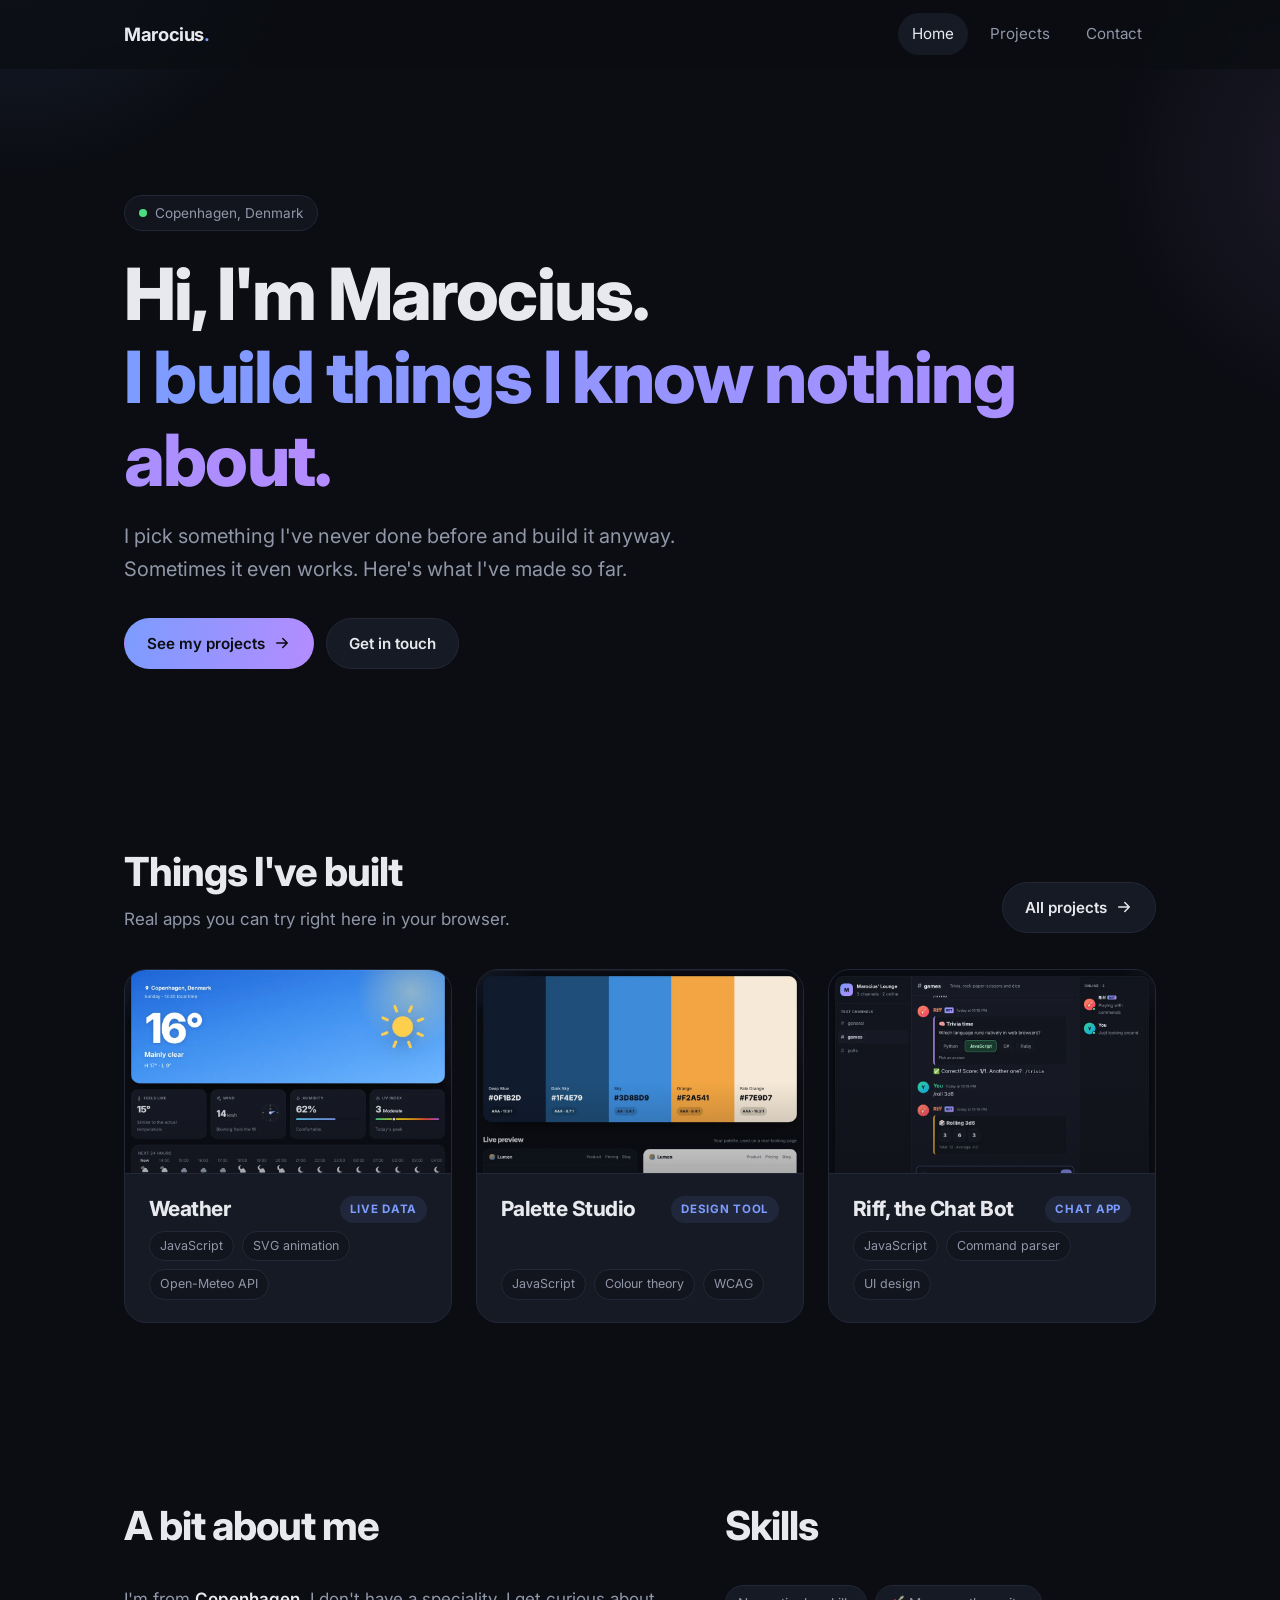
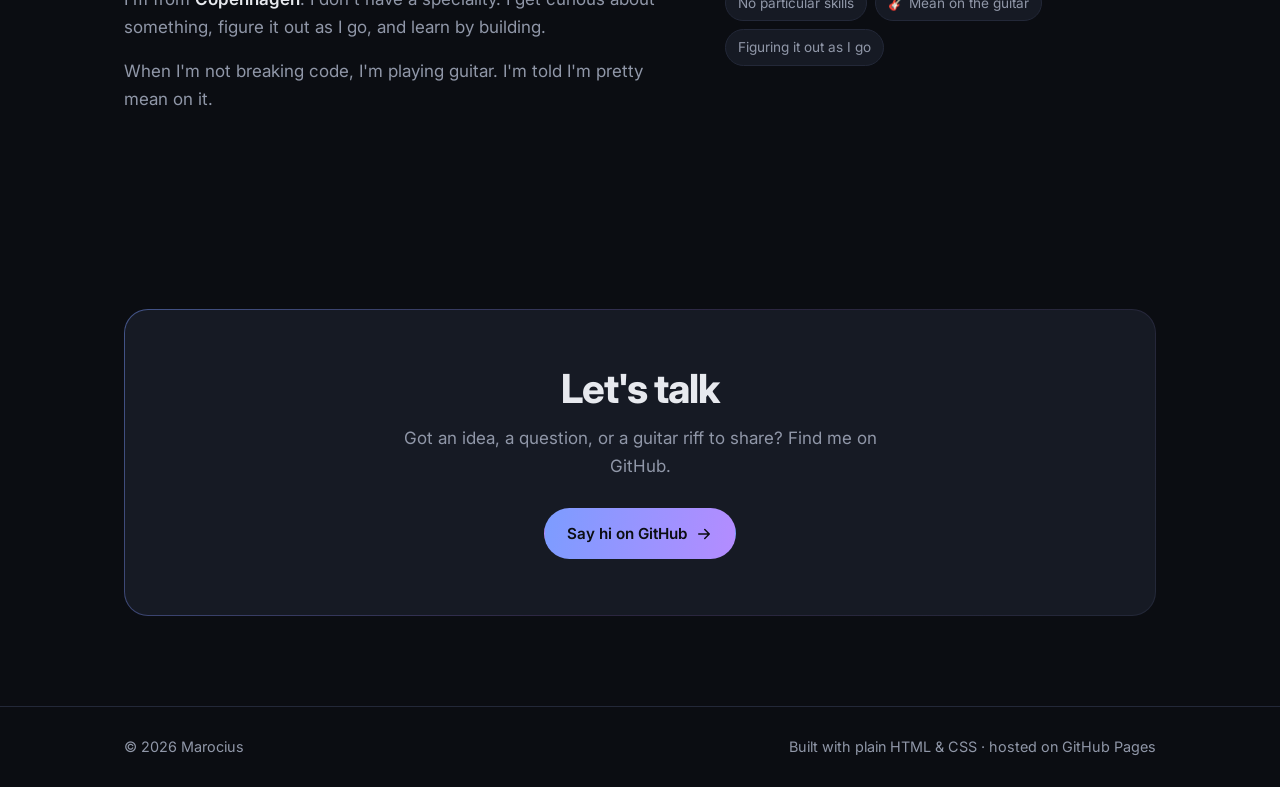
<file: index.html>
<!doctype html>
<html lang="en" class="no-js">
<head>
  <meta charset="utf-8">
  <meta name="viewport" content="width=device-width, initial-scale=1">
  <title>Marocius</title>
  <meta name="description" content="Marocius from Copenhagen. I build things I know nothing about.">
  <meta name="theme-color" content="#0b0d12">
  <link rel="icon" href="data:image/svg+xml,<svg xmlns='http://www.w3.org/2000/svg' viewBox='0 0 100 100'><rect width='100' height='100' rx='24' fill='%237c9cff'/><text x='50' y='68' font-size='56' font-family='sans-serif' font-weight='700' text-anchor='middle' fill='%230b0d12'>M</text></svg>">
  <link rel="preconnect" href="https://fonts.googleapis.com">
  <link rel="preconnect" href="https://fonts.gstatic.com" crossorigin>
  <link href="https://fonts.googleapis.com/css2?family=Inter:wght@400;500;600;700;800&display=swap" rel="stylesheet">
  <link rel="stylesheet" href="assets/styles.css">
</head>
<body>
  <header class="site-header">
    <nav class="container nav" aria-label="Main">
      <a href="./" class="logo">Marocius<span>.</span></a>
      <button class="nav-toggle" aria-label="Open menu" aria-expanded="false" aria-controls="nav-links">
        <span></span><span></span><span></span>
      </button>
      <ul class="nav-links" id="nav-links">
        <li><a href="./" aria-current="page">Home</a></li>
        <li><a href="projects.html">Projects</a></li>
        <li><a href="./#contact">Contact</a></li>
      </ul>
    </nav>
  </header>

  <main>
    <!-- ===== Intro ===== -->
    <section class="hero">
      <div class="container">
        <span class="eyebrow reveal"><span class="dot"></span> Copenhagen, Denmark</span>
        <h1 class="reveal" style="--delay:80ms">Hi, I'm Marocius.<br><span class="gradient-text">I build things I know nothing about.</span></h1>
        <p class="lead reveal" style="--delay:160ms">
          I pick something I've never done before and build it anyway. Sometimes it even works.
          Here's what I've made so far.
        </p>
        <div class="actions reveal" style="--delay:240ms">
          <a href="projects.html" class="btn btn-primary">See my projects <svg class="arrow" viewBox="0 0 24 24" fill="none" stroke="currentColor" stroke-width="2" stroke-linecap="round" stroke-linejoin="round" aria-hidden="true"><path d="M5 12h14M13 6l6 6-6 6"/></svg></a>
          <a href="#contact" class="btn">Get in touch</a>
        </div>
      </div>
    </section>

    <!-- ===== Featured projects ===== -->
    <section class="section" id="work">
      <div class="container">
        <div class="section-head section-head-row reveal">
          <div><h2>Things I've built</h2><p>Real apps you can try right here in your browser.</p></div>
          <a href="projects.html" class="btn">All projects <svg class="arrow" viewBox="0 0 24 24" fill="none" stroke="currentColor" stroke-width="2" stroke-linecap="round" stroke-linejoin="round" aria-hidden="true"><path d="M5 12h14M13 6l6 6-6 6"/></svg></a>
        </div>
        <div class="projects projects-3">
        <article class="project reveal" style="--delay:0ms">
          <a class="shot" href="demos/weather/" aria-label="Open Weather">
            <img src="assets/previews/weather.webp" alt="Screenshot of Weather" width="1000" height="625" loading="lazy">
            <span class="open">Open app <svg viewBox="0 0 24 24" fill="none" stroke="currentColor" stroke-width="2.2" stroke-linecap="round" stroke-linejoin="round" aria-hidden="true"><path d="M7 17 17 7M8 7h9v9"/></svg></span>
          </a>
          <div class="project-body">
            <div class="project-head"><h3><a href="demos/weather/">Weather</a></h3><span class="kicker">Live data</span></div>
            <p>Live weather for any city, with skies that change with the real conditions and time of day. It includes animated icons, an hourly temperature curve, a 7-day forecast and offline support.</p>
            <div class="project-foot">
              <ul class="tags"><li>JavaScript</li><li>SVG animation</li><li>Open-Meteo API</li></ul>
              <a class="code-link" href="https://github.com/MathJR06/Heeeheee/tree/main/demos/weather">Code →</a>
            </div>
          </div>
        </article>
        <article class="project reveal" style="--delay:80ms">
          <a class="shot" href="demos/palette/" aria-label="Open Palette Studio">
            <img src="assets/previews/palette.webp" alt="Screenshot of Palette Studio" width="1000" height="625" loading="lazy">
            <span class="open">Open app <svg viewBox="0 0 24 24" fill="none" stroke="currentColor" stroke-width="2.2" stroke-linecap="round" stroke-linejoin="round" aria-hidden="true"><path d="M7 17 17 7M8 7h9v9"/></svg></span>
          </a>
          <div class="project-body">
            <div class="project-head"><h3><a href="demos/palette/">Palette Studio</a></h3><span class="kicker">Design tool</span></div>
            <p>Generate colour palettes from colour theory, lock and fine-tune the colours you love, and preview them on a real-looking page in dark and light mode. Export to CSS, Tailwind, JSON or PNG.</p>
            <div class="project-foot">
              <ul class="tags"><li>JavaScript</li><li>Colour theory</li><li>WCAG</li></ul>
              <a class="code-link" href="https://github.com/MathJR06/Heeeheee/tree/main/demos/palette">Code →</a>
            </div>
          </div>
        </article>
        <article class="project reveal" style="--delay:160ms">
          <a class="shot" href="demos/bot/" aria-label="Open Riff, the Chat Bot">
            <img src="assets/previews/bot.webp" alt="Screenshot of Riff, the Chat Bot" width="1000" height="625" loading="lazy">
            <span class="open">Open app <svg viewBox="0 0 24 24" fill="none" stroke="currentColor" stroke-width="2.2" stroke-linecap="round" stroke-linejoin="round" aria-hidden="true"><path d="M7 17 17 7M8 7h9v9"/></svg></span>
          </a>
          <div class="project-body">
            <div class="project-head"><h3><a href="demos/bot/">Riff, the Chat Bot</a></h3><span class="kicker">Chat app</span></div>
            <p>A chat app with a slash-command bot. Run polls, play trivia and rock-paper-scissors, roll dice, set reminders and react to messages, with autocomplete as you type.</p>
            <div class="project-foot">
              <ul class="tags"><li>JavaScript</li><li>Command parser</li><li>UI design</li></ul>
              <a class="code-link" href="https://github.com/MathJR06/Heeeheee/tree/main/demos/bot">Code →</a>
            </div>
          </div>
        </article>
        </div>
      </div>
    </section>

    <!-- ===== About ===== -->
    <section class="section" id="about">
      <div class="container about-grid">
        <div class="reveal">
          <div class="section-head"><h2>A bit about me</h2></div>
          <p>I'm from <strong>Copenhagen</strong>. I don't have a speciality. I get curious about something, figure it out as I go, and learn by building.</p>
          <p>When I'm not breaking code, I'm playing guitar. I'm told I'm pretty mean on it.</p>
        </div>
        <div class="reveal" style="--delay:120ms">
          <div class="section-head"><h2>Skills</h2></div>
          <ul class="tags">
            <li>No particular skills</li><li>🎸 Mean on the guitar</li><li>Figuring it out as I go</li>
          </ul>
        </div>
      </div>
    </section>

    <!-- ===== Contact ===== -->
    <section class="section" id="contact">
      <div class="container">
        <div class="contact-box reveal">
          <h2>Let's talk</h2>
          <p>Got an idea, a question, or a guitar riff to share? Find me on GitHub.</p>
          <div class="actions">
            <a href="https://github.com/MathJR06" class="btn btn-primary">Say hi on GitHub <svg class="arrow" viewBox="0 0 24 24" fill="none" stroke="currentColor" stroke-width="2" stroke-linecap="round" stroke-linejoin="round" aria-hidden="true"><path d="M5 12h14M13 6l6 6-6 6"/></svg></a>
          </div>
        </div>
      </div>
    </section>
  </main>

  <footer class="site-footer">
    <div class="container">
      <span>© <span data-year>2026</span> Marocius</span>
      <a href="https://github.com/MathJR06">Built with plain HTML &amp; CSS · hosted on GitHub Pages</a>
    </div>
  </footer>

  <div class="toast" role="status" aria-live="polite"></div>
  <script src="assets/script.js" defer></script>
</body>
</html>
</file>
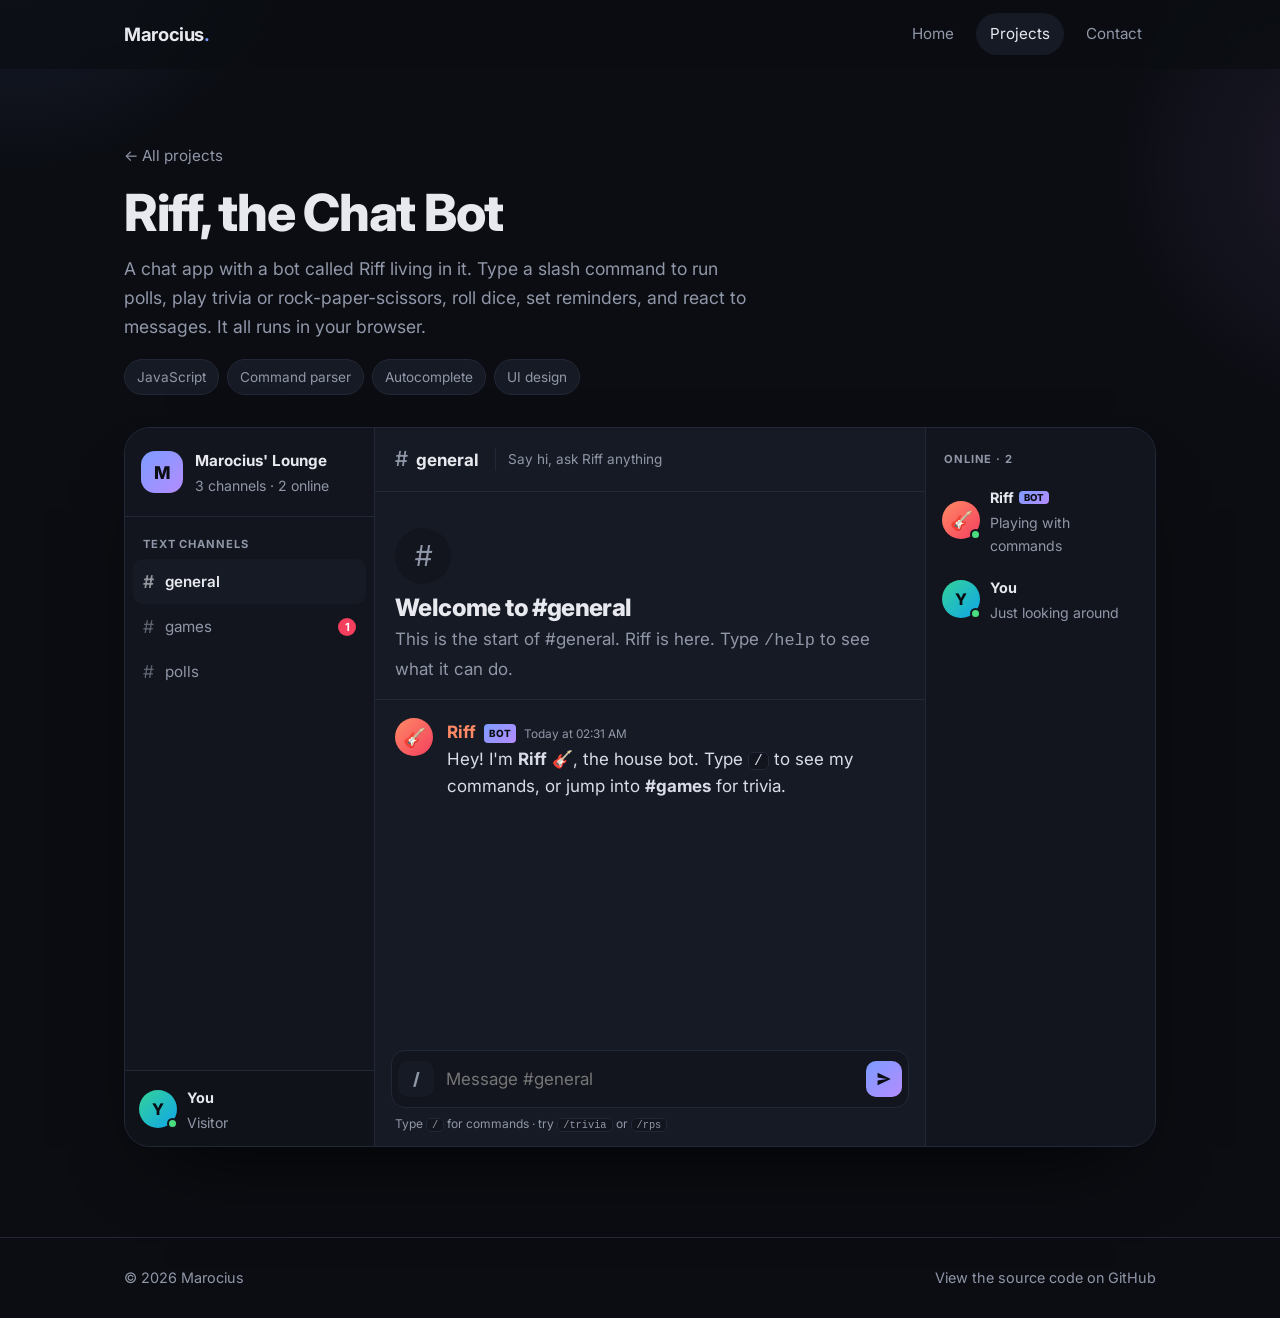
<file: demos/bot/index.html>
<!doctype html>
<html lang="en" class="no-js">
<head>
  <meta charset="utf-8">
  <meta name="viewport" content="width=device-width, initial-scale=1">
  <title>Riff, the Chat Bot — Marocius</title>
  <meta name="description" content="A chat app with a command bot: polls, trivia, games and reminders.">
  <meta name="theme-color" content="#0b0d12">
  <link rel="icon" href="data:image/svg+xml,<svg xmlns='http://www.w3.org/2000/svg' viewBox='0 0 100 100'><rect width='100' height='100' rx='24' fill='%237c9cff'/><text x='50' y='68' font-size='56' font-family='sans-serif' font-weight='700' text-anchor='middle' fill='%230b0d12'>M</text></svg>">
  <link rel="preconnect" href="https://fonts.googleapis.com">
  <link rel="preconnect" href="https://fonts.gstatic.com" crossorigin>
  <link href="https://fonts.googleapis.com/css2?family=Inter:wght@400;500;600;700;800&display=swap" rel="stylesheet">
  <link rel="stylesheet" href="../../assets/styles.css">
  <link rel="stylesheet" href="../demo.css">
  <link rel="stylesheet" href="style.css">
</head>
<body>
  <header class="site-header">
    <nav class="container nav" aria-label="Main">
      <a href="../../" class="logo">Marocius<span>.</span></a>
      <button class="nav-toggle" aria-label="Open menu" aria-expanded="false" aria-controls="nav-links">
        <span></span><span></span><span></span>
      </button>
      <ul class="nav-links" id="nav-links">
        <li><a href="../../">Home</a></li>
        <li><a href="../../projects.html" aria-current="page">Projects</a></li>
        <li><a href="../../#contact">Contact</a></li>
      </ul>
    </nav>
  </header>

  <main>
    <section class="demo-hero">
      <div class="container">
        <a href="../../projects.html" class="back-link reveal">← All projects</a>
        <h1 class="reveal" style="--delay:60ms">Riff, the Chat Bot</h1>
        <p class="reveal" style="--delay:120ms">A chat app with a bot called Riff living in it. Type a slash command to run polls, play trivia or rock-paper-scissors, roll dice, set reminders, and react to messages. It all runs in your browser.</p>
        <ul class="tags reveal" style="--delay:180ms"><li>JavaScript</li><li>Command parser</li><li>Autocomplete</li><li>UI design</li></ul>
      </div>
    </section>

    <section class="demo-section">
      <div class="container">
        <div class="chat-app reveal" id="app">
          <aside class="channels" id="channels">
            <div class="server">
              <div class="server-icon">M</div>
              <div><strong>Marocius' Lounge</strong><div class="muted small">3 channels · 2 online</div></div>
            </div>
            <div class="ch-label">Text channels</div>
            <nav id="ch-list"></nav>
            <div class="me">
              <div class="av you">Y</div>
              <div><strong>You</strong><div class="muted small">Visitor</div></div>
            </div>
          </aside>
          <div class="scrim" id="scrim"></div>

          <section class="chat">
            <header class="chat-head">
              <button class="icon-btn menu-btn" id="menu" aria-label="Show channels"><svg viewBox="0 0 24 24" width="18" height="18" fill="none" stroke="currentColor" stroke-width="2" stroke-linecap="round"><path d="M4 6h16M4 12h16M4 18h16"/></svg></button>
              <span class="hash">#</span><strong id="ch-name">general</strong>
              <span class="topic" id="ch-topic"></span>
            </header>
            <div class="feed" id="feed" aria-live="polite"></div>
            <div class="composer-wrap">
              <ul class="cmd-menu" id="cmd-menu" role="listbox" hidden></ul>
              <form class="composer" id="composer" autocomplete="off">
                <button type="button" class="slash-btn" id="slash" aria-label="Show commands">/</button>
                <input id="msg" placeholder="Message #general" aria-label="Message" maxlength="300">
                <button class="send" type="submit" aria-label="Send"><svg viewBox="0 0 24 24" width="18" height="18" fill="currentColor"><path d="M3.4 20.4 21 12 3.4 3.6 3.4 10l12.6 2-12.6 2z"/></svg></button>
              </form>
              <div class="hint muted">Type <code>/</code> for commands · try <code>/trivia</code> or <code>/rps</code></div>
            </div>
          </section>

          <aside class="members">
            <div class="ch-label">Online · 2</div>
            <div class="member"><div class="av bot">🎸</div><div><strong>Riff</strong> <span class="tag">BOT</span><div class="muted small">Playing with commands</div></div></div>
            <div class="member"><div class="av you">Y</div><div><strong>You</strong><div class="muted small">Just looking around</div></div></div>
          </aside>
        </div>
      </div>
    </section>
  </main>

  <footer class="site-footer">
    <div class="container">
      <span>© <span data-year>2026</span> Marocius</span>
      <a href="https://github.com/MathJR06/Heeeheee/tree/main/demos/bot">View the source code on GitHub</a>
    </div>
  </footer>

  <div class="toast" role="status" aria-live="polite"></div>
  <script src="../../assets/script.js" defer></script>
  <script src="app.js" defer></script>
</body>
</html>
</file>
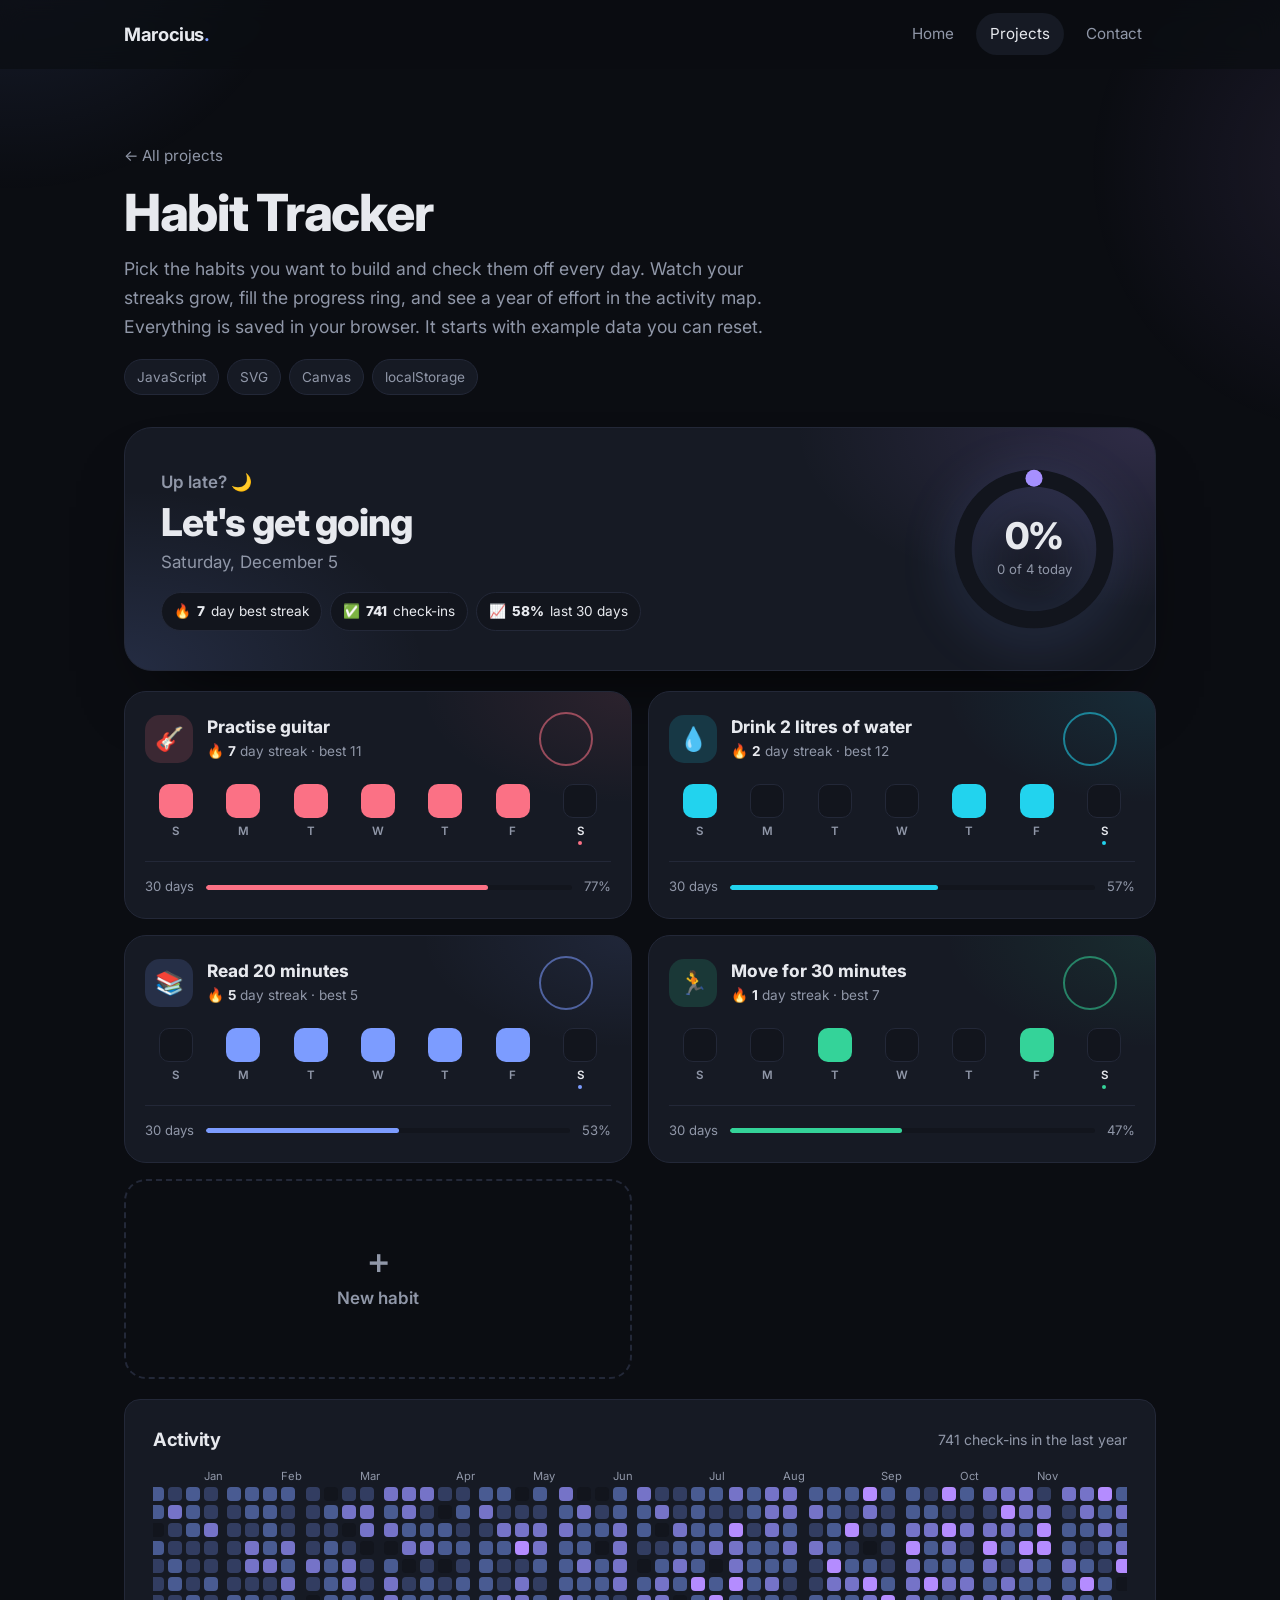
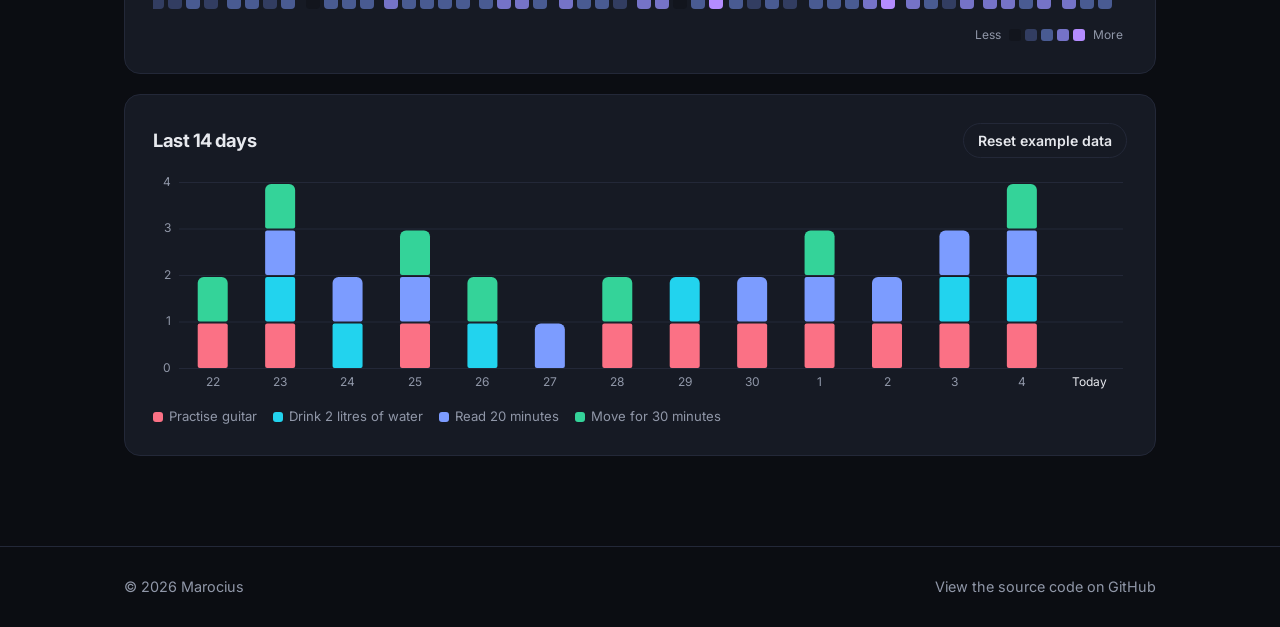
<file: demos/habits/index.html>
<!doctype html>
<html lang="en" class="no-js">
<head>
  <meta charset="utf-8">
  <meta name="viewport" content="width=device-width, initial-scale=1">
  <title>Habit Tracker — Marocius</title>
  <meta name="description" content="Build better habits with streaks, a progress ring and an activity heatmap.">
  <meta name="theme-color" content="#0b0d12">
  <link rel="icon" href="data:image/svg+xml,<svg xmlns='http://www.w3.org/2000/svg' viewBox='0 0 100 100'><rect width='100' height='100' rx='24' fill='%237c9cff'/><text x='50' y='68' font-size='56' font-family='sans-serif' font-weight='700' text-anchor='middle' fill='%230b0d12'>M</text></svg>">
  <link rel="preconnect" href="https://fonts.googleapis.com">
  <link rel="preconnect" href="https://fonts.gstatic.com" crossorigin>
  <link href="https://fonts.googleapis.com/css2?family=Inter:wght@400;500;600;700;800&display=swap" rel="stylesheet">
  <link rel="stylesheet" href="../../assets/styles.css">
  <link rel="stylesheet" href="../demo.css">
  <link rel="stylesheet" href="style.css">
</head>
<body>
  <header class="site-header">
    <nav class="container nav" aria-label="Main">
      <a href="../../" class="logo">Marocius<span>.</span></a>
      <button class="nav-toggle" aria-label="Open menu" aria-expanded="false" aria-controls="nav-links">
        <span></span><span></span><span></span>
      </button>
      <ul class="nav-links" id="nav-links">
        <li><a href="../../">Home</a></li>
        <li><a href="../../projects.html" aria-current="page">Projects</a></li>
        <li><a href="../../#contact">Contact</a></li>
      </ul>
    </nav>
  </header>

  <main>
    <section class="demo-hero">
      <div class="container">
        <a href="../../projects.html" class="back-link reveal">← All projects</a>
        <h1 class="reveal" style="--delay:60ms">Habit Tracker</h1>
        <p class="reveal" style="--delay:120ms">Pick the habits you want to build and check them off every day. Watch your streaks grow, fill the progress ring, and see a year of effort in the activity map. Everything is saved in your browser. It starts with example data you can reset.</p>
        <ul class="tags reveal" style="--delay:180ms"><li>JavaScript</li><li>SVG</li><li>Canvas</li><li>localStorage</li></ul>
      </div>
    </section>

    <section class="demo-section">
      <div class="container">
        <section class="hero-today reveal">
          <div>
            <div class="greet" id="greet">Hello 👋</div>
            <h2 class="today-title" id="today-title">Let's get going</h2>
            <p class="muted" id="today-date"></p>
            <div class="chips" id="chips"></div>
          </div>
          <div class="ring-wrap">
            <svg class="ring" viewBox="0 0 120 120" aria-hidden="true">
              <defs><linearGradient id="rg" x1="0" y1="0" x2="1" y2="1"><stop offset="0" stop-color="#7c9cff"/><stop offset="1" stop-color="#b48cff"/></linearGradient></defs>
              <circle cx="60" cy="60" r="50" fill="none" stroke="var(--bg-elev)" stroke-width="12"/>
              <circle id="ring-fg" cx="60" cy="60" r="50" fill="none" stroke="url(#rg)" stroke-width="12" stroke-linecap="round" pathLength="100" stroke-dasharray="0 100" transform="rotate(-90 60 60)"/>
            </svg>
            <div class="ring-text"><strong id="ring-pct">0%</strong><span id="ring-sub">today</span></div>
          </div>
        </section>

        <section class="habit-grid reveal" id="grid" style="--delay:60ms"></section>

        <section class="panel reveal" style="--delay:100ms">
          <div class="sec-head">
            <h2>Activity</h2>
            <span class="muted small" id="heat-total"></span>
          </div>
          <div class="heat-scroll"><div class="heat" id="heat"></div></div>
          <div class="legend"><span>Less</span><i class="l0"></i><i class="l1"></i><i class="l2"></i><i class="l3"></i><i class="l4"></i><span>More</span></div>
        </section>

        <section class="panel reveal" style="--delay:140ms">
          <div class="sec-head">
            <h2>Last 14 days</h2>
            <button class="btn btn-sm btn-ghost" id="reset">Reset example data</button>
          </div>
          <canvas id="chart" height="220" role="img" aria-label="Stacked bar chart of habits completed per day over the last 14 days"></canvas>
          <div class="chart-legend" id="chart-legend"></div>
        </section>

        <dialog class="sheet" id="sheet">
          <form method="dialog" id="add-form">
            <h2>New habit</h2>
            <label class="lbl" for="name">What do you want to do every day?</label>
            <input class="input" id="name" placeholder="e.g. Practise guitar" maxlength="40" required>
            <div class="lbl">Icon</div>
            <div class="pick" id="emoji-pick"></div>
            <div class="lbl">Colour</div>
            <div class="pick" id="color-pick"></div>
            <div class="row" style="justify-content:flex-end;margin-top:22px">
              <button class="btn btn-ghost" value="cancel" formnovalidate>Cancel</button>
              <button class="btn btn-primary" value="ok" id="add-ok">Add habit</button>
            </div>
          </form>
        </dialog>
        <canvas id="confetti" aria-hidden="true"></canvas>
      </div>
    </section>
  </main>

  <footer class="site-footer">
    <div class="container">
      <span>© <span data-year>2026</span> Marocius</span>
      <a href="https://github.com/MathJR06/Heeeheee/tree/main/demos/habits">View the source code on GitHub</a>
    </div>
  </footer>

  <div class="toast" role="status" aria-live="polite"></div>
  <script src="../../assets/script.js" defer></script>
  <script src="app.js" defer></script>
</body>
</html>
</file>
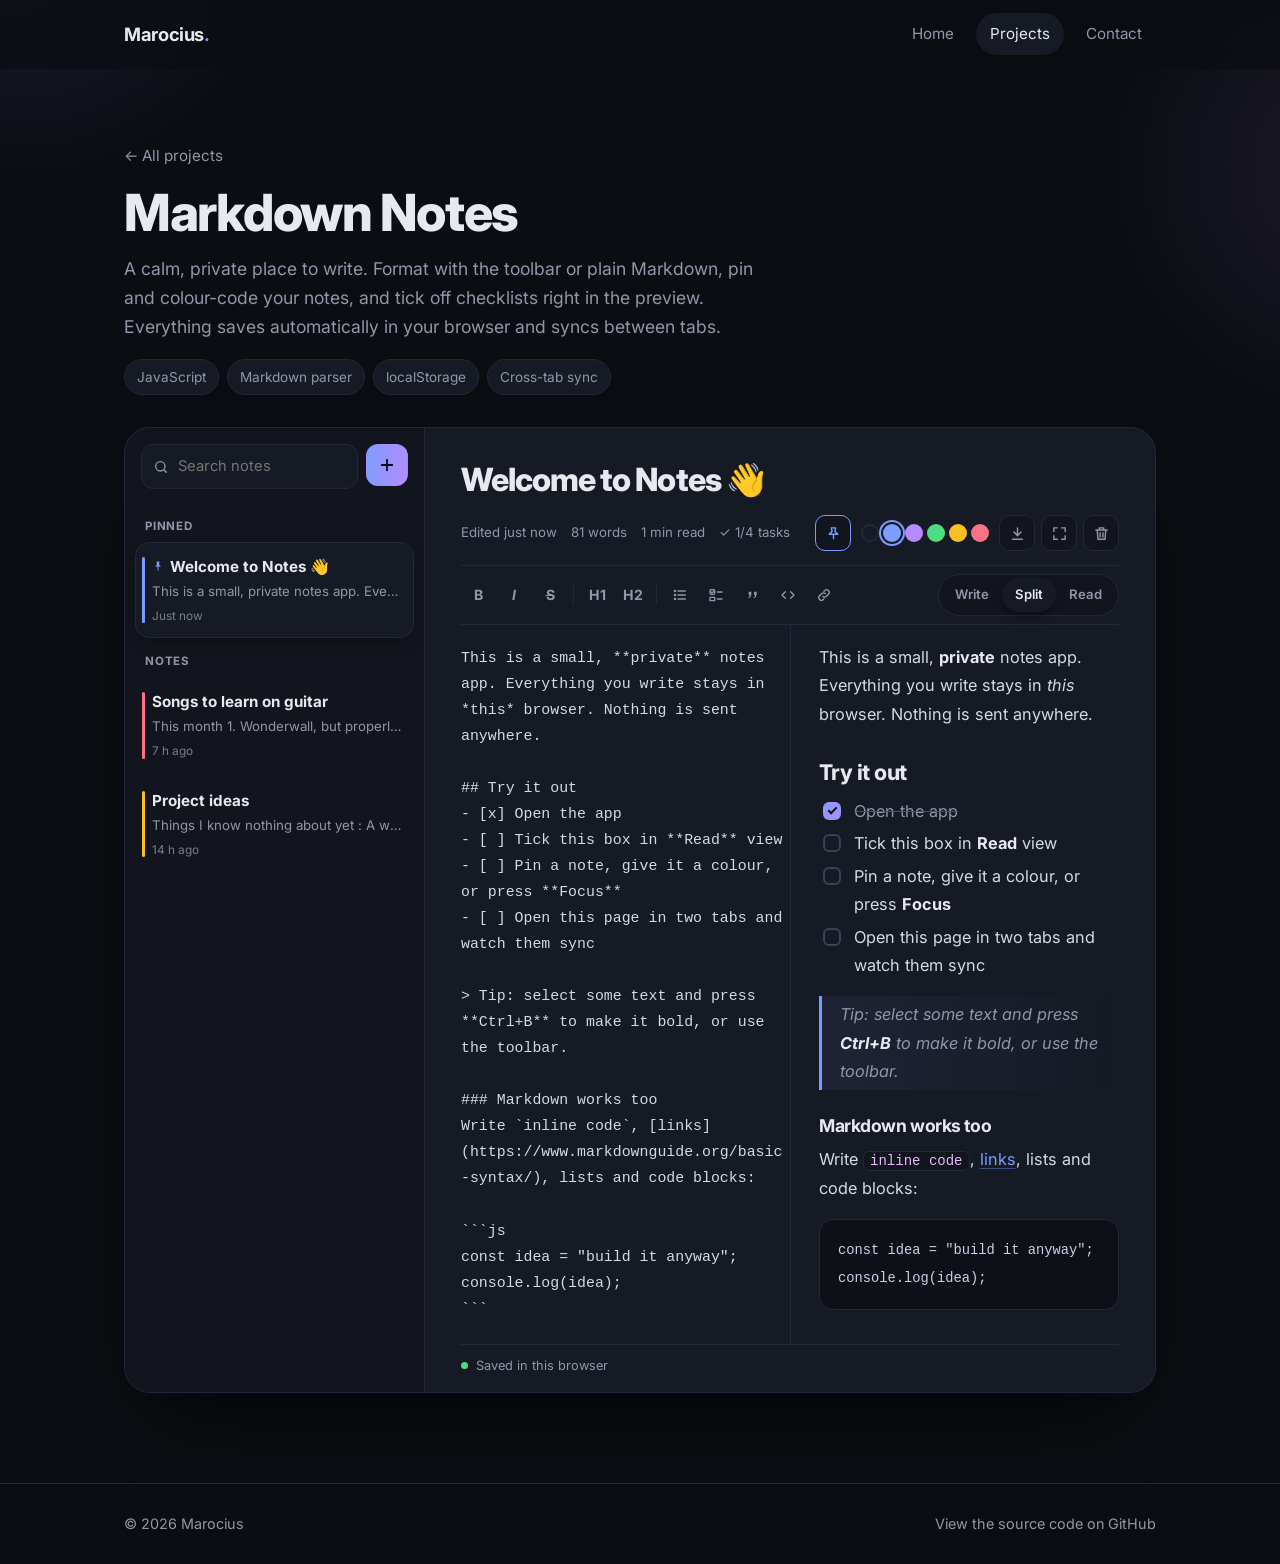
<file: demos/notes/index.html>
<!doctype html>
<html lang="en" class="no-js">
<head>
  <meta charset="utf-8">
  <meta name="viewport" content="width=device-width, initial-scale=1">
  <title>Markdown Notes — Marocius</title>
  <meta name="description" content="A beautiful, private Markdown notes app that runs in your browser.">
  <meta name="theme-color" content="#0b0d12">
  <link rel="icon" href="data:image/svg+xml,<svg xmlns='http://www.w3.org/2000/svg' viewBox='0 0 100 100'><rect width='100' height='100' rx='24' fill='%237c9cff'/><text x='50' y='68' font-size='56' font-family='sans-serif' font-weight='700' text-anchor='middle' fill='%230b0d12'>M</text></svg>">
  <link rel="preconnect" href="https://fonts.googleapis.com">
  <link rel="preconnect" href="https://fonts.gstatic.com" crossorigin>
  <link href="https://fonts.googleapis.com/css2?family=Inter:wght@400;500;600;700;800&display=swap" rel="stylesheet">
  <link rel="stylesheet" href="../../assets/styles.css">
  <link rel="stylesheet" href="../demo.css">
  <link rel="stylesheet" href="style.css">
</head>
<body>
  <header class="site-header">
    <nav class="container nav" aria-label="Main">
      <a href="../../" class="logo">Marocius<span>.</span></a>
      <button class="nav-toggle" aria-label="Open menu" aria-expanded="false" aria-controls="nav-links">
        <span></span><span></span><span></span>
      </button>
      <ul class="nav-links" id="nav-links">
        <li><a href="../../">Home</a></li>
        <li><a href="../../projects.html" aria-current="page">Projects</a></li>
        <li><a href="../../#contact">Contact</a></li>
      </ul>
    </nav>
  </header>

  <main>
    <section class="demo-hero">
      <div class="container">
        <a href="../../projects.html" class="back-link reveal">← All projects</a>
        <h1 class="reveal" style="--delay:60ms">Markdown Notes</h1>
        <p class="reveal" style="--delay:120ms">A calm, private place to write. Format with the toolbar or plain Markdown, pin and colour-code your notes, and tick off checklists right in the preview. Everything saves automatically in your browser and syncs between tabs.</p>
        <ul class="tags reveal" style="--delay:180ms"><li>JavaScript</li><li>Markdown parser</li><li>localStorage</li><li>Cross-tab sync</li></ul>
      </div>
    </section>

    <section class="demo-section">
      <div class="container">
        <div class="notes-app reveal" id="app">
          <aside class="sidebar">
            <div class="side-head">
              <div class="search">
                <svg viewBox="0 0 24 24" fill="none" stroke="currentColor" stroke-width="2" stroke-linecap="round" aria-hidden="true"><circle cx="11" cy="11" r="7"/><path d="m20 20-3.5-3.5"/></svg>
                <input class="input" id="filter" type="search" placeholder="Search notes" aria-label="Search notes">
              </div>
              <button class="btn btn-primary new-btn" id="new-note" title="New note (Alt+N)" aria-label="New note">
                <svg viewBox="0 0 24 24" fill="none" stroke="currentColor" stroke-width="2.4" stroke-linecap="round" aria-hidden="true"><path d="M12 5v14M5 12h14"/></svg>
              </button>
            </div>
            <div class="list" id="list"></div>
          </aside>

          <section class="editor">
            <div class="ed-top">
              <input class="title-input" id="title" placeholder="Untitled" aria-label="Note title">
            </div>
            <div class="ed-sub">
              <div class="meta" id="meta"></div>
              <div class="ed-actions">
                <button class="icon-btn" id="pin" title="Pin note" aria-label="Pin note"><svg viewBox="0 0 24 24" width="17" height="17" fill="none" stroke="currentColor" stroke-width="2" stroke-linejoin="round"><path d="M9 4h6l-1 5 4 4H6l4-4-1-5zM12 13v7"/></svg></button>
                <div class="colors" id="colors" role="radiogroup" aria-label="Note colour"></div>
                <button class="icon-btn" id="download" title="Download as .md" aria-label="Download note"><svg viewBox="0 0 24 24" width="17" height="17" fill="none" stroke="currentColor" stroke-width="2" stroke-linecap="round"><path d="M12 4v11M7 10l5 5 5-5M5 20h14"/></svg></button>
                <button class="icon-btn" id="focus" title="Focus mode" aria-label="Focus mode"><svg viewBox="0 0 24 24" width="17" height="17" fill="none" stroke="currentColor" stroke-width="2" stroke-linecap="round"><path d="M4 9V4h5M20 9V4h-5M4 15v5h5M20 15v5h-5"/></svg></button>
                <button class="icon-btn danger" id="delete" title="Delete note" aria-label="Delete note"><svg viewBox="0 0 24 24" width="17" height="17" fill="none" stroke="currentColor" stroke-width="2" stroke-linecap="round"><path d="M4 7h16M10 11v6M14 11v6M6 7l1 13h10l1-13M9 7V4h6v3"/></svg></button>
              </div>
            </div>
            <div class="ed-bar">
              <div class="fmt" id="fmt" role="toolbar" aria-label="Formatting">
                <button data-fmt="bold" title="Bold (Ctrl+B)"><b>B</b></button>
                <button data-fmt="italic" title="Italic (Ctrl+I)"><i>I</i></button>
                <button data-fmt="strike" title="Strikethrough"><s>S</s></button>
                <span class="sep"></span>
                <button data-fmt="h1" title="Heading">H1</button>
                <button data-fmt="h2" title="Subheading">H2</button>
                <span class="sep"></span>
                <button data-fmt="ul" title="Bullet list"><svg viewBox="0 0 24 24" width="16" height="16" fill="none" stroke="currentColor" stroke-width="2" stroke-linecap="round"><path d="M9 6h11M9 12h11M9 18h11"/><circle cx="4.5" cy="6" r="1" fill="currentColor"/><circle cx="4.5" cy="12" r="1" fill="currentColor"/><circle cx="4.5" cy="18" r="1" fill="currentColor"/></svg></button>
                <button data-fmt="task" title="Checklist"><svg viewBox="0 0 24 24" width="16" height="16" fill="none" stroke="currentColor" stroke-width="2" stroke-linecap="round" stroke-linejoin="round"><rect x="3" y="4" width="7" height="7" rx="1.5"/><path d="m4.8 7.6 1.4 1.3 2.3-2.6M14 7.5h7M3 15.5h7v5H3zM14 18h7"/></svg></button>
                <button data-fmt="quote" title="Quote"><svg viewBox="0 0 24 24" width="16" height="16" fill="currentColor"><path d="M7 7h4v4c0 3-1.5 5-4 6l-.7-1.2C7.8 15 8.4 14 8.5 12H7zm8 0h4v4c0 3-1.5 5-4 6l-.7-1.2c1.5-.8 2.1-1.8 2.2-3.8H15z"/></svg></button>
                <button data-fmt="code" title="Code"><svg viewBox="0 0 24 24" width="16" height="16" fill="none" stroke="currentColor" stroke-width="2" stroke-linecap="round" stroke-linejoin="round"><path d="m8 7-5 5 5 5M16 7l5 5-5 5"/></svg></button>
                <button data-fmt="link" title="Link (Ctrl+K)"><svg viewBox="0 0 24 24" width="16" height="16" fill="none" stroke="currentColor" stroke-width="2" stroke-linecap="round"><path d="M10 14a4 4 0 0 0 5.7 0l3-3a4 4 0 0 0-5.7-5.7l-1 1M14 10a4 4 0 0 0-5.7 0l-3 3a4 4 0 0 0 5.7 5.7l1-1"/></svg></button>
              </div>
              <div class="views" role="tablist">
                <button data-view="write" role="tab">Write</button>
                <button data-view="split" role="tab" class="hide-mobile">Split</button>
                <button data-view="preview" role="tab">Read</button>
              </div>
            </div>
            <div class="panes" id="panes">
              <textarea id="body" spellcheck="true" placeholder="Start writing… Markdown works here." aria-label="Note body"></textarea>
              <article class="preview md" id="preview"></article>
            </div>
            <div class="status"><span class="dot"></span><span id="status">Saved in this browser</span></div>
          </section>
        </div>
      </div>
    </section>
  </main>

  <footer class="site-footer">
    <div class="container">
      <span>© <span data-year>2026</span> Marocius</span>
      <a href="https://github.com/MathJR06/Heeeheee/tree/main/demos/notes">View the source code on GitHub</a>
    </div>
  </footer>

  <div class="toast" role="status" aria-live="polite"></div>
  <script src="../../assets/script.js" defer></script>
  <script src="app.js" defer></script>
</body>
</html>
</file>
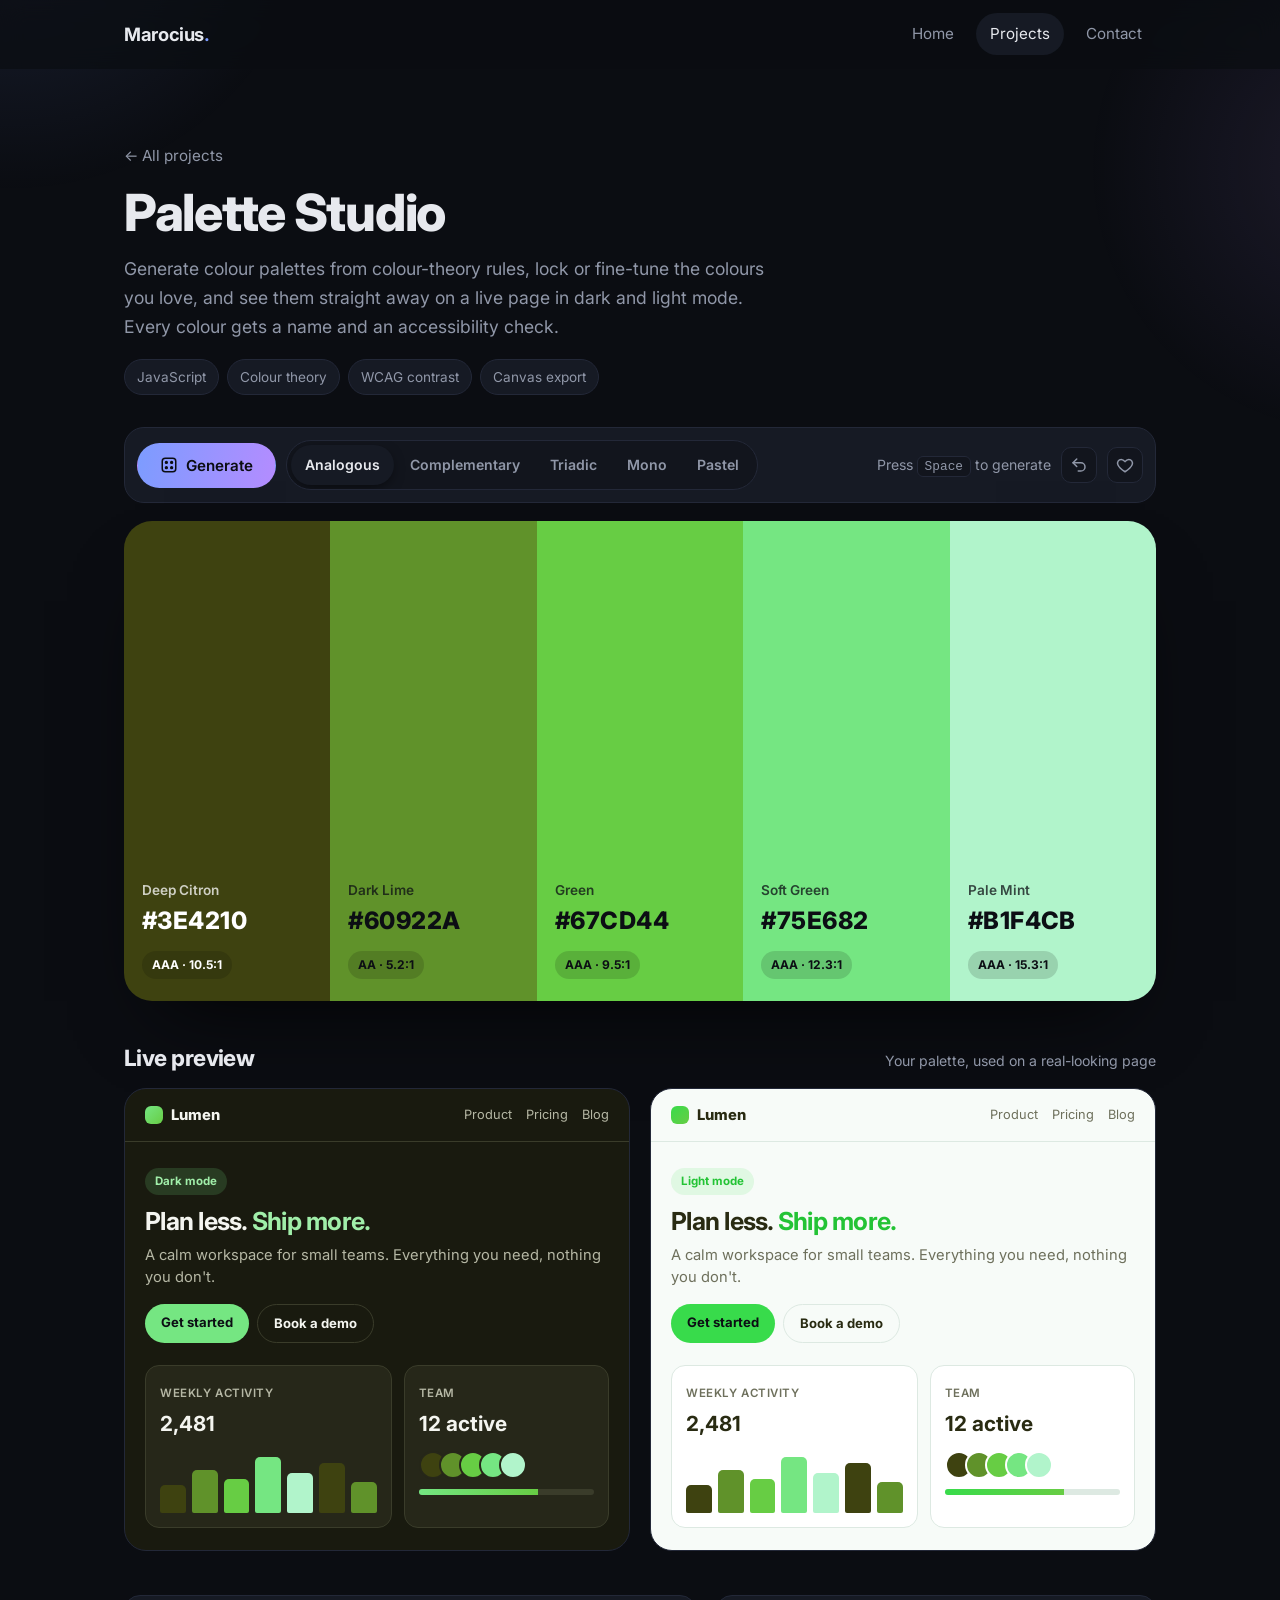
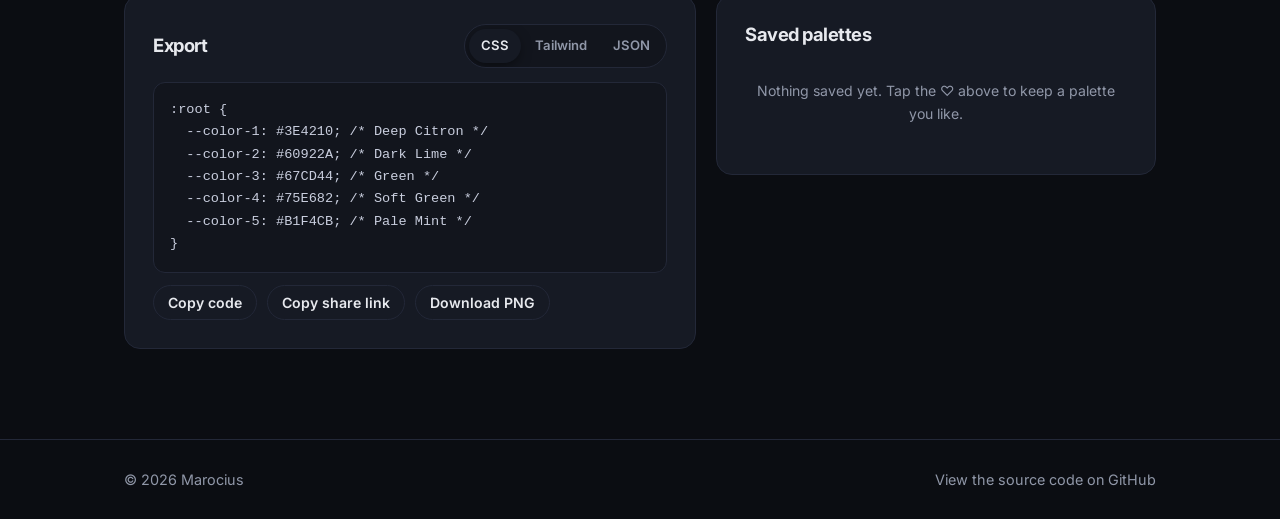
<file: demos/palette/index.html>
<!doctype html>
<html lang="en" class="no-js">
<head>
  <meta charset="utf-8">
  <meta name="viewport" content="width=device-width, initial-scale=1">
  <title>Palette Studio — Marocius</title>
  <meta name="description" content="Generate beautiful, accessible colour palettes and preview them live.">
  <meta name="theme-color" content="#0b0d12">
  <link rel="icon" href="data:image/svg+xml,<svg xmlns='http://www.w3.org/2000/svg' viewBox='0 0 100 100'><rect width='100' height='100' rx='24' fill='%237c9cff'/><text x='50' y='68' font-size='56' font-family='sans-serif' font-weight='700' text-anchor='middle' fill='%230b0d12'>M</text></svg>">
  <link rel="preconnect" href="https://fonts.googleapis.com">
  <link rel="preconnect" href="https://fonts.gstatic.com" crossorigin>
  <link href="https://fonts.googleapis.com/css2?family=Inter:wght@400;500;600;700;800&display=swap" rel="stylesheet">
  <link rel="stylesheet" href="../../assets/styles.css">
  <link rel="stylesheet" href="../demo.css">
  <link rel="stylesheet" href="style.css">
</head>
<body>
  <header class="site-header">
    <nav class="container nav" aria-label="Main">
      <a href="../../" class="logo">Marocius<span>.</span></a>
      <button class="nav-toggle" aria-label="Open menu" aria-expanded="false" aria-controls="nav-links">
        <span></span><span></span><span></span>
      </button>
      <ul class="nav-links" id="nav-links">
        <li><a href="../../">Home</a></li>
        <li><a href="../../projects.html" aria-current="page">Projects</a></li>
        <li><a href="../../#contact">Contact</a></li>
      </ul>
    </nav>
  </header>

  <main>
    <section class="demo-hero">
      <div class="container">
        <a href="../../projects.html" class="back-link reveal">← All projects</a>
        <h1 class="reveal" style="--delay:60ms">Palette Studio</h1>
        <p class="reveal" style="--delay:120ms">Generate colour palettes from colour-theory rules, lock or fine-tune the colours you love, and see them straight away on a live page in dark and light mode. Every colour gets a name and an accessibility check.</p>
        <ul class="tags reveal" style="--delay:180ms"><li>JavaScript</li><li>Colour theory</li><li>WCAG contrast</li><li>Canvas export</li></ul>
      </div>
    </section>

    <section class="demo-section">
      <div class="container">
        <div class="pal-toolbar reveal">
          <div class="row">
            <button class="btn btn-primary" id="generate">
              <svg viewBox="0 0 24 24" fill="none" stroke="currentColor" stroke-width="2" stroke-linecap="round" stroke-linejoin="round" aria-hidden="true"><rect x="3" y="3" width="18" height="18" rx="4"/><circle cx="8.5" cy="8.5" r="1.2" fill="currentColor"/><circle cx="15.5" cy="15.5" r="1.2" fill="currentColor"/><circle cx="15.5" cy="8.5" r="1.2" fill="currentColor"/><circle cx="8.5" cy="15.5" r="1.2" fill="currentColor"/></svg>
              Generate
            </button>
            <div class="seg" id="modes" role="radiogroup" aria-label="Colour harmony">
              <button role="radio" data-mode="analogous">Analogous</button>
              <button role="radio" data-mode="complementary">Complementary</button>
              <button role="radio" data-mode="triadic">Triadic</button>
              <button role="radio" data-mode="monochrome">Mono</button>
              <button role="radio" data-mode="pastel">Pastel</button>
            </div>
          </div>
          <div class="row">
            <span class="muted small hide-touch">Press <kbd>Space</kbd> to generate</span>
            <button class="icon-btn" id="undo" title="Undo" aria-label="Undo"><svg viewBox="0 0 24 24" width="18" height="18" fill="none" stroke="currentColor" stroke-width="2" stroke-linecap="round" stroke-linejoin="round"><path d="M9 14 4 9l5-5"/><path d="M4 9h10.5a5.5 5.5 0 0 1 0 11H11"/></svg></button>
            <button class="icon-btn" id="save" title="Save palette" aria-label="Save palette"><svg viewBox="0 0 24 24" width="18" height="18" fill="none" stroke="currentColor" stroke-width="2" stroke-linejoin="round"><path d="M12 21s-7.5-4.6-9.5-9.3C1 8.1 3.4 4.5 7 4.5c2 0 3.5 1.1 5 3 1.5-1.9 3-3 5-3 3.6 0 6 3.6 4.5 7.2C19.5 16.4 12 21 12 21z"/></svg></button>
          </div>
        </div>

        <div class="swatches reveal" id="swatches" style="--delay:60ms"></div>

        <section class="reveal" style="--delay:100ms">
          <div class="sec-title"><h2>Live preview</h2><span class="muted small">Your palette, used on a real-looking page</span></div>
          <div class="previews" id="previews"></div>
        </section>

        <div class="pal-bottom reveal" style="--delay:140ms">
          <div class="panel">
            <div class="row" style="justify-content:space-between;margin-bottom:14px">
              <h2 style="margin:0">Export</h2>
              <div class="seg small-seg" id="formats">
                <button data-format="css">CSS</button>
                <button data-format="tailwind">Tailwind</button>
                <button data-format="json">JSON</button>
              </div>
            </div>
            <pre id="export" class="export"></pre>
            <div class="row" style="margin-top:12px">
              <button class="btn btn-sm" id="copy-export">Copy code</button>
              <button class="btn btn-sm" id="copy-link">Copy share link</button>
              <button class="btn btn-sm" id="download">Download PNG</button>
            </div>
          </div>
          <div class="panel">
            <h2>Saved palettes</h2>
            <ul class="saved" id="saved"></ul>
          </div>
        </div>
      </div>
    </section>
  </main>

  <footer class="site-footer">
    <div class="container">
      <span>© <span data-year>2026</span> Marocius</span>
      <a href="https://github.com/MathJR06/Heeeheee/tree/main/demos/palette">View the source code on GitHub</a>
    </div>
  </footer>

  <div class="toast" role="status" aria-live="polite"></div>
  <script src="../../assets/script.js" defer></script>
  <script src="app.js" defer></script>
</body>
</html>
</file>
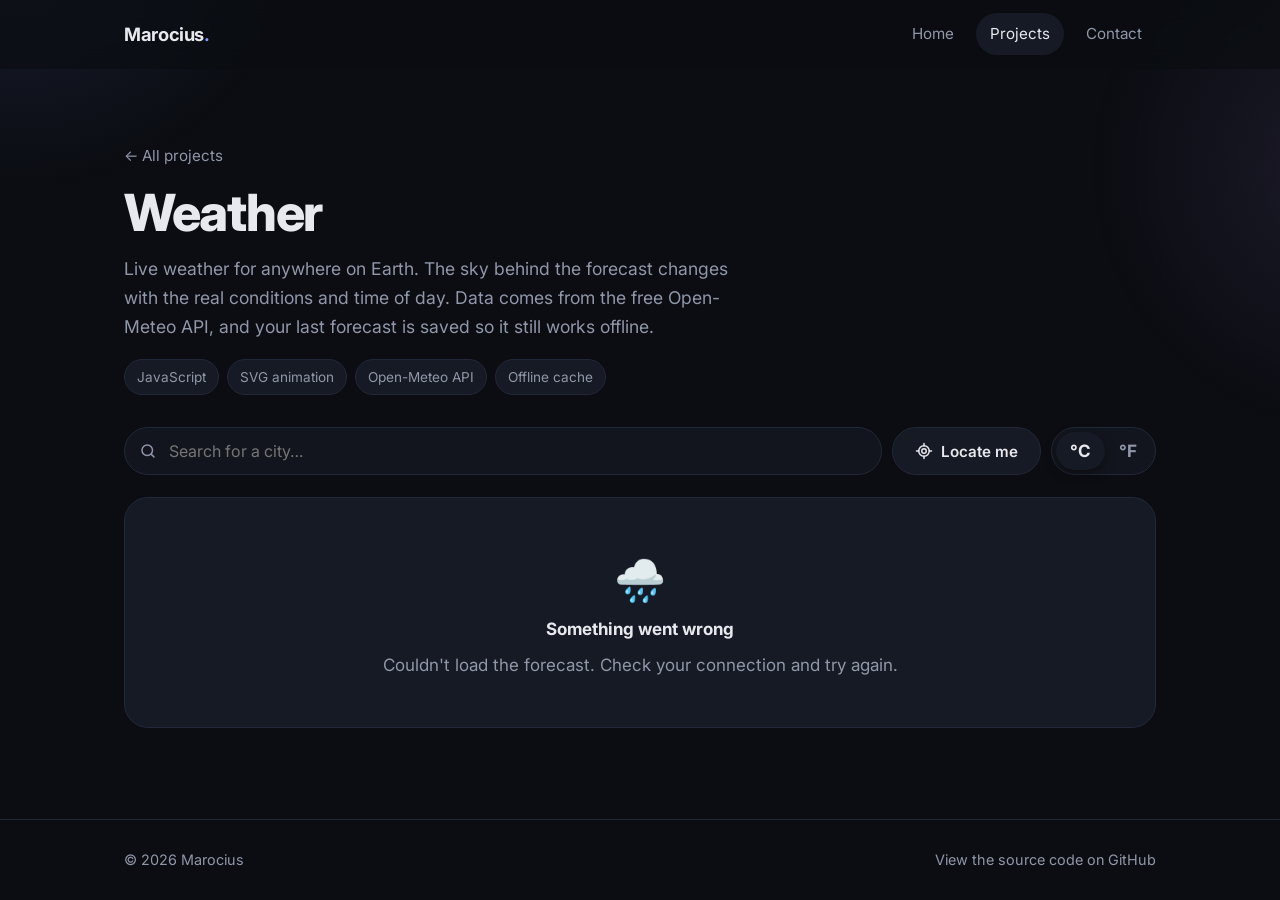
<file: demos/weather/index.html>
<!doctype html>
<html lang="en" class="no-js">
<head>
  <meta charset="utf-8">
  <meta name="viewport" content="width=device-width, initial-scale=1">
  <title>Weather — Marocius</title>
  <meta name="description" content="A live weather app with animated skies, hourly and 7-day forecasts.">
  <meta name="theme-color" content="#0b0d12">
  <link rel="icon" href="data:image/svg+xml,<svg xmlns='http://www.w3.org/2000/svg' viewBox='0 0 100 100'><rect width='100' height='100' rx='24' fill='%237c9cff'/><text x='50' y='68' font-size='56' font-family='sans-serif' font-weight='700' text-anchor='middle' fill='%230b0d12'>M</text></svg>">
  <link rel="preconnect" href="https://fonts.googleapis.com">
  <link rel="preconnect" href="https://fonts.gstatic.com" crossorigin>
  <link href="https://fonts.googleapis.com/css2?family=Inter:wght@400;500;600;700;800&display=swap" rel="stylesheet">
  <link rel="stylesheet" href="../../assets/styles.css">
  <link rel="stylesheet" href="../demo.css">
  <link rel="stylesheet" href="style.css">
</head>
<body>
  <header class="site-header">
    <nav class="container nav" aria-label="Main">
      <a href="../../" class="logo">Marocius<span>.</span></a>
      <button class="nav-toggle" aria-label="Open menu" aria-expanded="false" aria-controls="nav-links">
        <span></span><span></span><span></span>
      </button>
      <ul class="nav-links" id="nav-links">
        <li><a href="../../">Home</a></li>
        <li><a href="../../projects.html" aria-current="page">Projects</a></li>
        <li><a href="../../#contact">Contact</a></li>
      </ul>
    </nav>
  </header>

  <main>
    <section class="demo-hero">
      <div class="container">
        <a href="../../projects.html" class="back-link reveal">← All projects</a>
        <h1 class="reveal" style="--delay:60ms">Weather</h1>
        <p class="reveal" style="--delay:120ms">Live weather for anywhere on Earth. The sky behind the forecast changes with the real conditions and time of day. Data comes from the free Open-Meteo API, and your last forecast is saved so it still works offline.</p>
        <ul class="tags reveal" style="--delay:180ms"><li>JavaScript</li><li>SVG animation</li><li>Open-Meteo API</li><li>Offline cache</li></ul>
      </div>
    </section>

    <section class="demo-section">
      <div class="container">
        <div class="wx-bar reveal">
          <form class="wx-search" id="search-form" autocomplete="off" role="search">
            <div class="field">
              <svg viewBox="0 0 24 24" fill="none" stroke="currentColor" stroke-width="2" stroke-linecap="round" aria-hidden="true"><circle cx="11" cy="11" r="7"/><path d="m20 20-3.5-3.5"/></svg>
              <label for="city" class="sr-only">City</label>
              <input id="city" class="input" type="search" placeholder="Search for a city…" required>
              <ul id="suggestions" class="suggestions" role="listbox" hidden></ul>
            </div>
            <button class="btn" type="button" id="locate" title="Use my location">
              <svg viewBox="0 0 24 24" fill="none" stroke="currentColor" stroke-width="2" stroke-linecap="round" aria-hidden="true"><circle cx="12" cy="12" r="3"/><path d="M12 2v3M12 19v3M2 12h3M19 12h3"/><circle cx="12" cy="12" r="7"/></svg>
              <span>Locate me</span>
            </button>
            <div class="unit-toggle" role="group" aria-label="Units">
              <button type="button" data-unit="C">°C</button>
              <button type="button" data-unit="F">°F</button>
            </div>
          </form>
        </div>

        <div id="weather" class="wx" aria-live="polite"></div>
      </div>
    </section>
  </main>

  <footer class="site-footer">
    <div class="container">
      <span>© <span data-year>2026</span> Marocius</span>
      <a href="https://github.com/MathJR06/Heeeheee/tree/main/demos/weather">View the source code on GitHub</a>
    </div>
  </footer>

  <div class="toast" role="status" aria-live="polite"></div>
  <script src="../../assets/script.js" defer></script>
  <script src="app.js" defer></script>
</body>
</html>
</file>
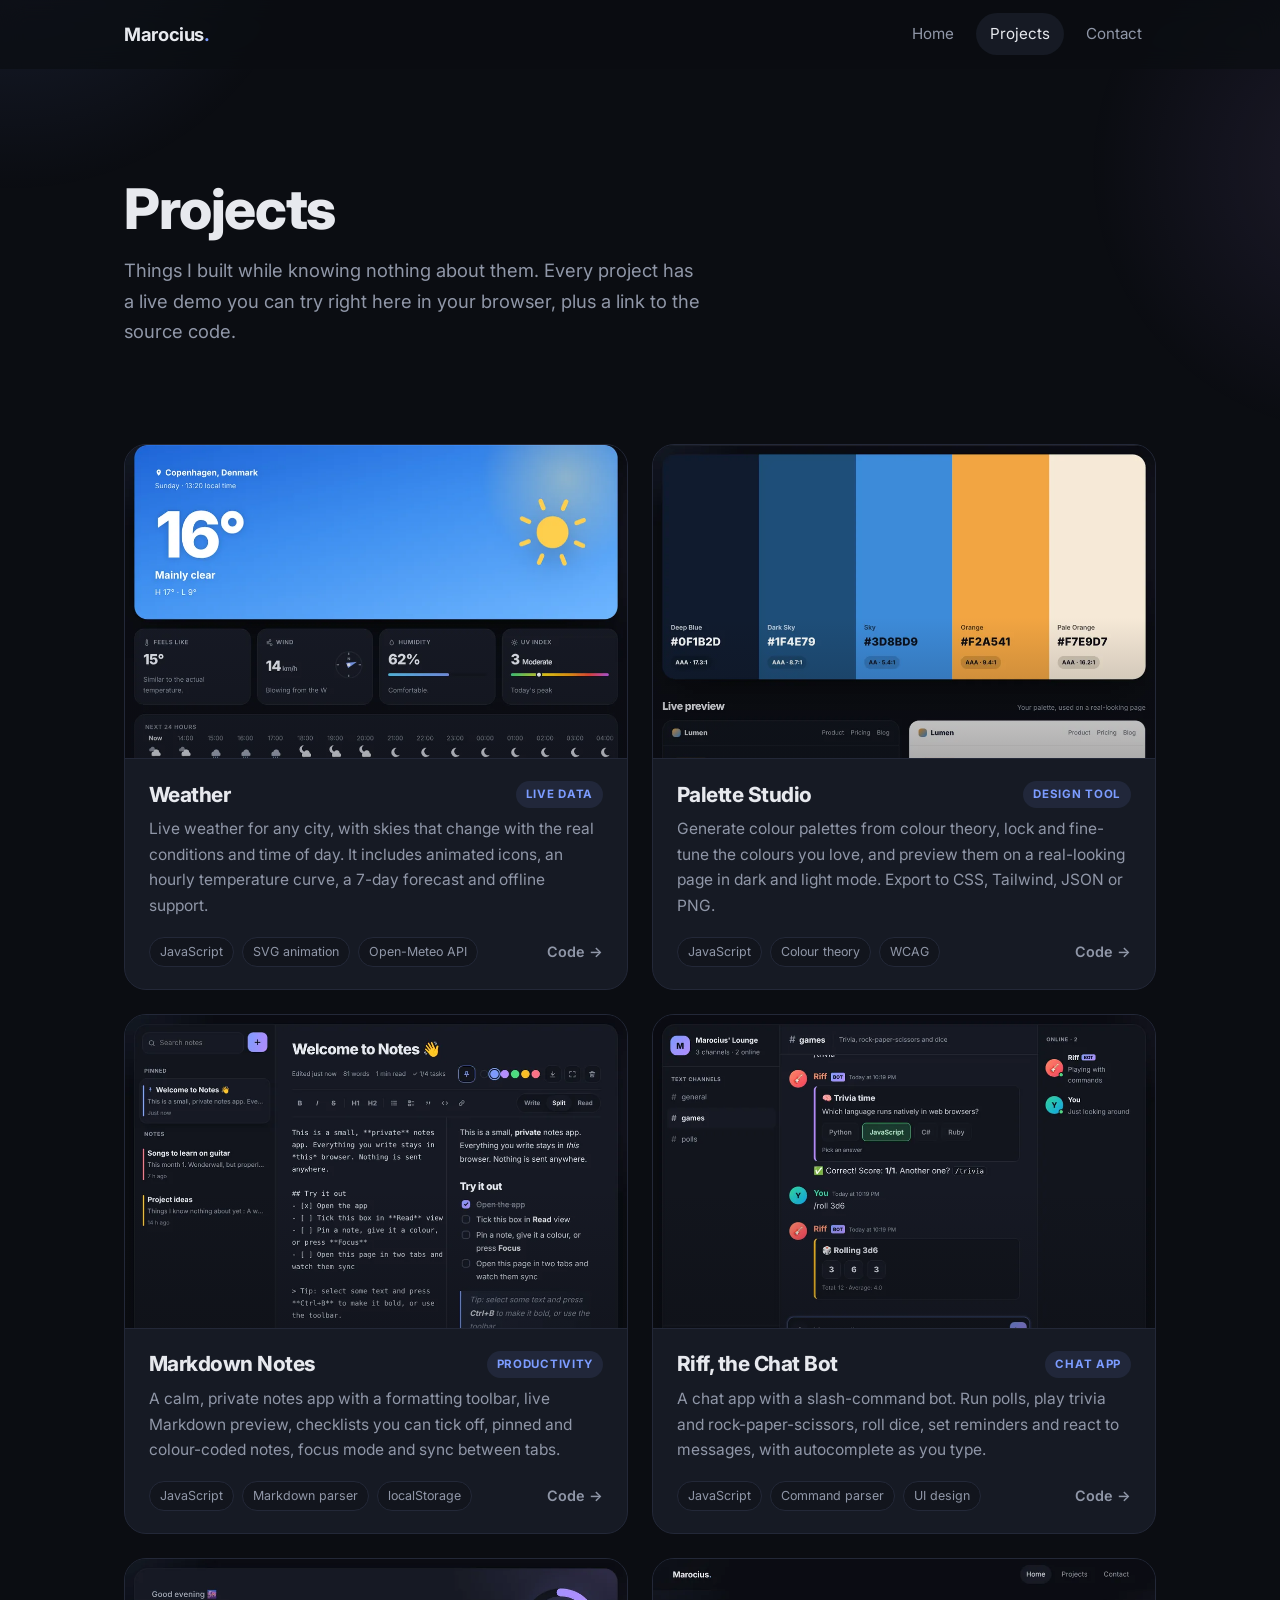
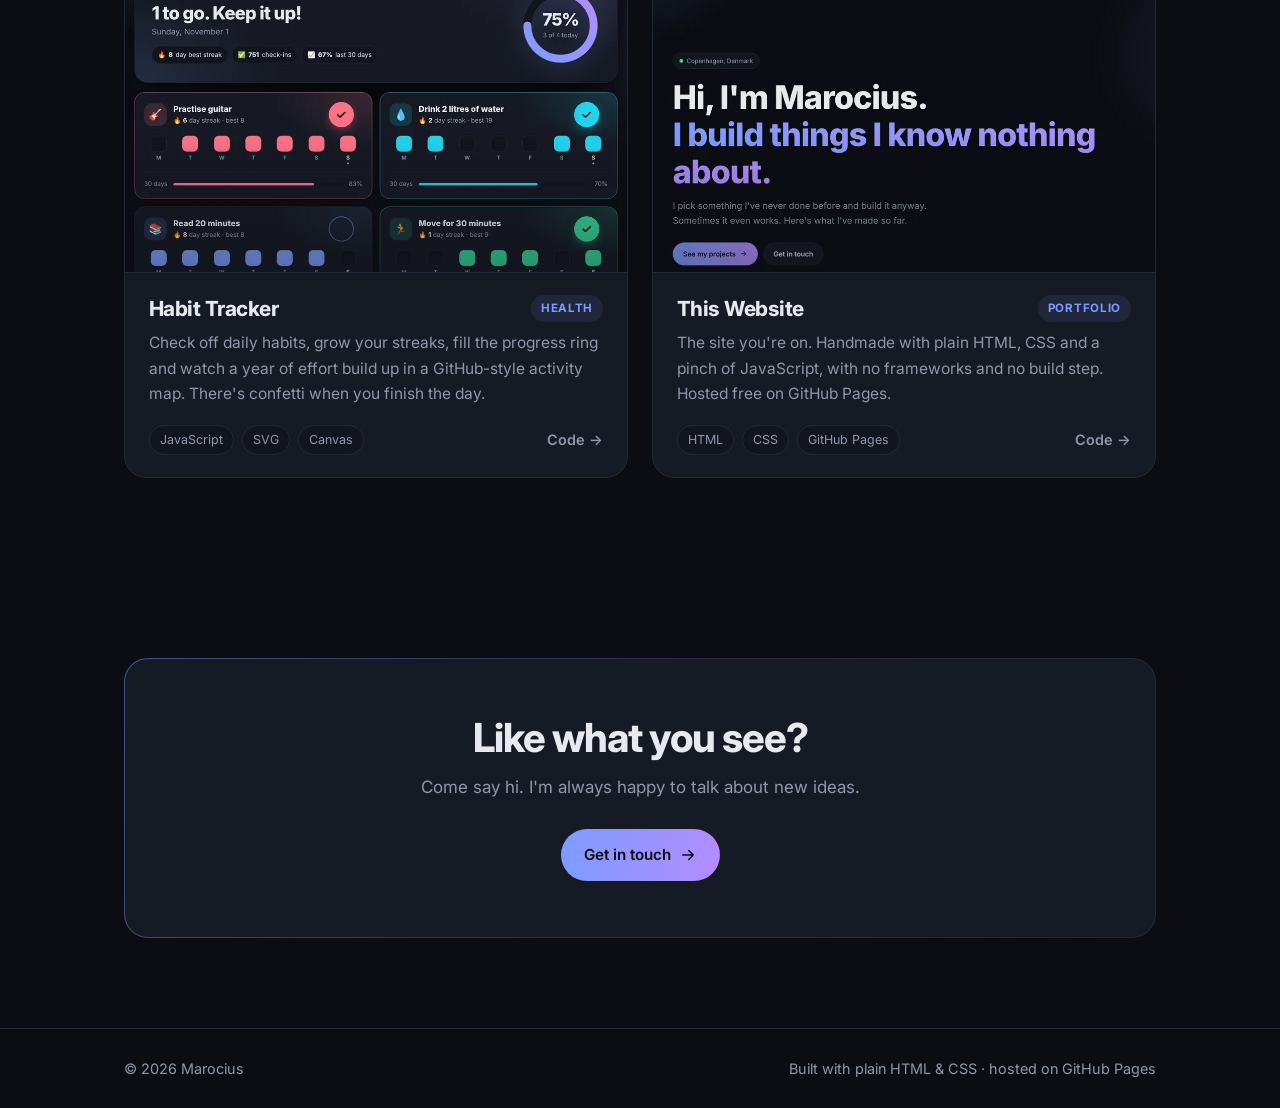
<file: projects.html>
<!doctype html>
<html lang="en" class="no-js">
<head>
  <meta charset="utf-8">
  <meta name="viewport" content="width=device-width, initial-scale=1">
  <title>Projects — Marocius</title>
  <meta name="description" content="A selection of projects by Marocius.">
  <meta name="theme-color" content="#0b0d12">
  <link rel="icon" href="data:image/svg+xml,<svg xmlns='http://www.w3.org/2000/svg' viewBox='0 0 100 100'><rect width='100' height='100' rx='24' fill='%237c9cff'/><text x='50' y='68' font-size='56' font-family='sans-serif' font-weight='700' text-anchor='middle' fill='%230b0d12'>M</text></svg>">
  <link rel="preconnect" href="https://fonts.googleapis.com">
  <link rel="preconnect" href="https://fonts.gstatic.com" crossorigin>
  <link href="https://fonts.googleapis.com/css2?family=Inter:wght@400;500;600;700;800&display=swap" rel="stylesheet">
  <link rel="stylesheet" href="assets/styles.css">
</head>
<body>
  <header class="site-header">
    <nav class="container nav" aria-label="Main">
      <a href="./" class="logo">Marocius<span>.</span></a>
      <button class="nav-toggle" aria-label="Open menu" aria-expanded="false" aria-controls="nav-links">
        <span></span><span></span><span></span>
      </button>
      <ul class="nav-links" id="nav-links">
        <li><a href="./">Home</a></li>
        <li><a href="projects.html" aria-current="page">Projects</a></li>
        <li><a href="./#contact">Contact</a></li>
      </ul>
    </nav>
  </header>

  <main>
    <section class="page-hero">
      <div class="container">
        <h1 class="reveal">Projects</h1>
        <p class="reveal" style="--delay:80ms">Things I built while knowing nothing about them. Every project has a live demo you can try right here in your browser, plus a link to the source code.</p>
      </div>
    </section>

    <section class="section">
      <div class="container">
        <div class="projects">
        <article class="project reveal" style="--delay:0ms">
          <a class="shot" href="demos/weather/" aria-label="Open Weather">
            <img src="assets/previews/weather.webp" alt="Screenshot of Weather" width="1000" height="625" loading="lazy">
            <span class="open">Open app <svg viewBox="0 0 24 24" fill="none" stroke="currentColor" stroke-width="2.2" stroke-linecap="round" stroke-linejoin="round" aria-hidden="true"><path d="M7 17 17 7M8 7h9v9"/></svg></span>
          </a>
          <div class="project-body">
            <div class="project-head"><h3><a href="demos/weather/">Weather</a></h3><span class="kicker">Live data</span></div>
            <p>Live weather for any city, with skies that change with the real conditions and time of day. It includes animated icons, an hourly temperature curve, a 7-day forecast and offline support.</p>
            <div class="project-foot">
              <ul class="tags"><li>JavaScript</li><li>SVG animation</li><li>Open-Meteo API</li></ul>
              <a class="code-link" href="https://github.com/MathJR06/Heeeheee/tree/main/demos/weather">Code →</a>
            </div>
          </div>
        </article>
        <article class="project reveal" style="--delay:80ms">
          <a class="shot" href="demos/palette/" aria-label="Open Palette Studio">
            <img src="assets/previews/palette.webp" alt="Screenshot of Palette Studio" width="1000" height="625" loading="lazy">
            <span class="open">Open app <svg viewBox="0 0 24 24" fill="none" stroke="currentColor" stroke-width="2.2" stroke-linecap="round" stroke-linejoin="round" aria-hidden="true"><path d="M7 17 17 7M8 7h9v9"/></svg></span>
          </a>
          <div class="project-body">
            <div class="project-head"><h3><a href="demos/palette/">Palette Studio</a></h3><span class="kicker">Design tool</span></div>
            <p>Generate colour palettes from colour theory, lock and fine-tune the colours you love, and preview them on a real-looking page in dark and light mode. Export to CSS, Tailwind, JSON or PNG.</p>
            <div class="project-foot">
              <ul class="tags"><li>JavaScript</li><li>Colour theory</li><li>WCAG</li></ul>
              <a class="code-link" href="https://github.com/MathJR06/Heeeheee/tree/main/demos/palette">Code →</a>
            </div>
          </div>
        </article>
        <article class="project reveal" style="--delay:0ms">
          <a class="shot" href="demos/notes/" aria-label="Open Markdown Notes">
            <img src="assets/previews/notes.webp" alt="Screenshot of Markdown Notes" width="1000" height="625" loading="lazy">
            <span class="open">Open app <svg viewBox="0 0 24 24" fill="none" stroke="currentColor" stroke-width="2.2" stroke-linecap="round" stroke-linejoin="round" aria-hidden="true"><path d="M7 17 17 7M8 7h9v9"/></svg></span>
          </a>
          <div class="project-body">
            <div class="project-head"><h3><a href="demos/notes/">Markdown Notes</a></h3><span class="kicker">Productivity</span></div>
            <p>A calm, private notes app with a formatting toolbar, live Markdown preview, checklists you can tick off, pinned and colour-coded notes, focus mode and sync between tabs.</p>
            <div class="project-foot">
              <ul class="tags"><li>JavaScript</li><li>Markdown parser</li><li>localStorage</li></ul>
              <a class="code-link" href="https://github.com/MathJR06/Heeeheee/tree/main/demos/notes">Code →</a>
            </div>
          </div>
        </article>
        <article class="project reveal" style="--delay:80ms">
          <a class="shot" href="demos/bot/" aria-label="Open Riff, the Chat Bot">
            <img src="assets/previews/bot.webp" alt="Screenshot of Riff, the Chat Bot" width="1000" height="625" loading="lazy">
            <span class="open">Open app <svg viewBox="0 0 24 24" fill="none" stroke="currentColor" stroke-width="2.2" stroke-linecap="round" stroke-linejoin="round" aria-hidden="true"><path d="M7 17 17 7M8 7h9v9"/></svg></span>
          </a>
          <div class="project-body">
            <div class="project-head"><h3><a href="demos/bot/">Riff, the Chat Bot</a></h3><span class="kicker">Chat app</span></div>
            <p>A chat app with a slash-command bot. Run polls, play trivia and rock-paper-scissors, roll dice, set reminders and react to messages, with autocomplete as you type.</p>
            <div class="project-foot">
              <ul class="tags"><li>JavaScript</li><li>Command parser</li><li>UI design</li></ul>
              <a class="code-link" href="https://github.com/MathJR06/Heeeheee/tree/main/demos/bot">Code →</a>
            </div>
          </div>
        </article>
        <article class="project reveal" style="--delay:0ms">
          <a class="shot" href="demos/habits/" aria-label="Open Habit Tracker">
            <img src="assets/previews/habits.webp" alt="Screenshot of Habit Tracker" width="1000" height="625" loading="lazy">
            <span class="open">Open app <svg viewBox="0 0 24 24" fill="none" stroke="currentColor" stroke-width="2.2" stroke-linecap="round" stroke-linejoin="round" aria-hidden="true"><path d="M7 17 17 7M8 7h9v9"/></svg></span>
          </a>
          <div class="project-body">
            <div class="project-head"><h3><a href="demos/habits/">Habit Tracker</a></h3><span class="kicker">Health</span></div>
            <p>Check off daily habits, grow your streaks, fill the progress ring and watch a year of effort build up in a GitHub-style activity map. There's confetti when you finish the day.</p>
            <div class="project-foot">
              <ul class="tags"><li>JavaScript</li><li>SVG</li><li>Canvas</li></ul>
              <a class="code-link" href="https://github.com/MathJR06/Heeeheee/tree/main/demos/habits">Code →</a>
            </div>
          </div>
        </article>
        <article class="project reveal" style="--delay:80ms">
          <a class="shot" href="./" aria-label="Open This Website">
            <img src="assets/previews/website.webp" alt="Screenshot of This Website" width="1000" height="625" loading="lazy">
            <span class="open">Go home <svg viewBox="0 0 24 24" fill="none" stroke="currentColor" stroke-width="2.2" stroke-linecap="round" stroke-linejoin="round" aria-hidden="true"><path d="M7 17 17 7M8 7h9v9"/></svg></span>
          </a>
          <div class="project-body">
            <div class="project-head"><h3><a href="./">This Website</a></h3><span class="kicker">Portfolio</span></div>
            <p>The site you're on. Handmade with plain HTML, CSS and a pinch of JavaScript, with no frameworks and no build step. Hosted free on GitHub Pages.</p>
            <div class="project-foot">
              <ul class="tags"><li>HTML</li><li>CSS</li><li>GitHub Pages</li></ul>
              <a class="code-link" href="https://github.com/MathJR06/Heeeheee">Code →</a>
            </div>
          </div>
        </article>
        </div>
      </div>
    </section>

    <section class="section">
      <div class="container">
        <div class="contact-box reveal">
          <h2>Like what you see?</h2>
          <p>Come say hi. I'm always happy to talk about new ideas.</p>
          <div class="actions"><a href="./#contact" class="btn btn-primary">Get in touch <svg class="arrow" viewBox="0 0 24 24" fill="none" stroke="currentColor" stroke-width="2" stroke-linecap="round" stroke-linejoin="round" aria-hidden="true"><path d="M5 12h14M13 6l6 6-6 6"/></svg></a></div>
        </div>
      </div>
    </section>
  </main>

  <footer class="site-footer">
    <div class="container">
      <span>© <span data-year>2026</span> Marocius</span>
      <a href="https://github.com/MathJR06">Built with plain HTML &amp; CSS · hosted on GitHub Pages</a>
    </div>
  </footer>

  <div class="toast" role="status" aria-live="polite"></div>
  <script src="assets/script.js" defer></script>
</body>
</html>
</file>
<file: assets/styles.css>
/* ==========================================================
   Theme tokens — tweak these to restyle the whole site
   ========================================================== */
:root {
  --bg: #0b0d12;
  --bg-elev: #12151d;
  --surface: #161a24;
  --border: #232838;
  --text: #e7e9ee;
  --muted: #9097a8;
  --accent: #7c9cff;
  --accent-2: #b48cff;
  --radius: 16px;
  --max: 1080px;
  --ease: cubic-bezier(.2, .7, .2, 1);
  color-scheme: dark;
}

*, *::before, *::after { box-sizing: border-box; }

html { scroll-behavior: smooth; -webkit-text-size-adjust: 100%; }

body {
  margin: 0;
  min-height: 100vh;
  display: flex;
  flex-direction: column;
  background: var(--bg);
  color: var(--text);
  font-family: "Inter", system-ui, -apple-system, "Segoe UI", Roboto, sans-serif;
  font-size: 1.0625rem;
  line-height: 1.65;
  -webkit-font-smoothing: antialiased;
  overflow-x: hidden;
}

/* Soft glowing background blobs */
body::before {
  content: "";
  position: fixed;
  inset: -20vmax;
  z-index: -1;
  background:
    radial-gradient(40vmax 40vmax at 15% 10%, rgba(124, 156, 255, .14), transparent 60%),
    radial-gradient(35vmax 35vmax at 90% 30%, rgba(180, 140, 255, .10), transparent 60%);
  animation: drift 24s var(--ease) infinite alternate;
  pointer-events: none;
}

@keyframes drift {
  to { transform: translate3d(-3vmax, 4vmax, 0) scale(1.05); }
}

a { color: inherit; text-decoration: none; }
img { max-width: 100%; display: block; }

:focus-visible {
  outline: 2px solid var(--accent);
  outline-offset: 3px;
  border-radius: 6px;
}

.container {
  width: 100%;
  max-width: var(--max);
  margin: 0 auto;
  padding: 0 24px;
}

main { flex: 1; }

/* ==========================================================
   Header / navigation
   ========================================================== */
.site-header {
  position: sticky;
  top: 0;
  z-index: 10;
  backdrop-filter: blur(12px);
  -webkit-backdrop-filter: blur(12px);
  background: rgba(11, 13, 18, .7);
  border-bottom: 1px solid transparent;
  transition: border-color .3s var(--ease);
}
.site-header.scrolled { border-bottom-color: var(--border); }

.nav {
  display: flex;
  align-items: center;
  justify-content: space-between;
  height: 68px;
}

.logo {
  font-weight: 700;
  letter-spacing: -.02em;
  font-size: 1.15rem;
}
.logo span { color: var(--accent); }

.nav-links {
  display: flex;
  gap: 8px;
  list-style: none;
  margin: 0;
  padding: 0;
}
.nav-links a {
  display: block;
  padding: 8px 14px;
  border-radius: 999px;
  color: var(--muted);
  font-size: .95rem;
  transition: color .2s, background .2s;
}
.nav-links a:hover,
.nav-links a[aria-current="page"] {
  color: var(--text);
  background: var(--surface);
}

.nav-toggle {
  display: none;
  background: none;
  border: 0;
  padding: 10px;
  margin-right: -10px;
  cursor: pointer;
  color: var(--text);
}
.nav-toggle span {
  display: block;
  width: 22px;
  height: 2px;
  background: currentColor;
  border-radius: 2px;
  transition: transform .3s var(--ease), opacity .3s;
}
.nav-toggle span + span { margin-top: 5px; }
.nav-open .nav-toggle span:nth-child(1) { transform: translateY(7px) rotate(45deg); }
.nav-open .nav-toggle span:nth-child(2) { opacity: 0; }
.nav-open .nav-toggle span:nth-child(3) { transform: translateY(-7px) rotate(-45deg); }

/* ==========================================================
   Hero
   ========================================================== */
.hero {
  padding: clamp(72px, 14vh, 140px) 0 clamp(56px, 10vh, 100px);
}

.eyebrow {
  display: inline-flex;
  align-items: center;
  gap: 8px;
  padding: 6px 14px;
  border: 1px solid var(--border);
  border-radius: 999px;
  background: var(--bg-elev);
  color: var(--muted);
  font-size: .85rem;
}
.eyebrow .dot {
  width: 8px;
  height: 8px;
  border-radius: 50%;
  background: #4ade80;
  box-shadow: 0 0 0 0 rgba(74, 222, 128, .6);
  animation: pulse 2.4s infinite;
}
@keyframes pulse {
  70%  { box-shadow: 0 0 0 8px rgba(74, 222, 128, 0); }
  100% { box-shadow: 0 0 0 0 rgba(74, 222, 128, 0); }
}

h1, h2, h3 { line-height: 1.15; letter-spacing: -.025em; margin: 0; }

.hero h1 {
  font-size: clamp(2.4rem, 7vw, 4.5rem);
  font-weight: 800;
  margin: 22px 0 18px;
}
.gradient-text {
  background: linear-gradient(100deg, var(--accent), var(--accent-2));
  -webkit-background-clip: text;
  background-clip: text;
  color: transparent;
}
.hero p.lead {
  max-width: 36rem;
  color: var(--muted);
  font-size: clamp(1.05rem, 2.2vw, 1.25rem);
  margin: 0 0 32px;
}

.actions { display: flex; flex-wrap: wrap; gap: 12px; }

.btn {
  display: inline-flex;
  align-items: center;
  gap: 8px;
  padding: 12px 22px;
  border-radius: 999px;
  font-weight: 600;
  font-size: .95rem;
  border: 1px solid var(--border);
  background: var(--surface);
  color: var(--text);
  cursor: pointer;
  font-family: inherit;
  transition: transform .2s var(--ease), border-color .2s, background .2s, box-shadow .2s;
}
.btn:hover { transform: translateY(-2px); border-color: #34394c; }
.btn-primary {
  background: linear-gradient(100deg, var(--accent), var(--accent-2));
  border-color: transparent;
  color: #0b0d12;
}
.btn-primary:hover {
  border-color: transparent;
  box-shadow: 0 10px 30px -10px rgba(124, 156, 255, .6);
}
.btn svg { width: 18px; height: 18px; transition: transform .2s var(--ease); }
.btn:hover svg.arrow { transform: translateX(3px); }

/* ==========================================================
   Sections
   ========================================================== */
.section { padding: clamp(56px, 10vh, 96px) 0; }

.section-head { margin-bottom: 36px; }
.section-head h2 { font-size: clamp(1.75rem, 4vw, 2.5rem); font-weight: 750; }
.section-head p { color: var(--muted); margin: 10px 0 0; max-width: 34rem; }

.page-hero { padding: clamp(64px, 12vh, 120px) 0 8px; }
.page-hero h1 { font-size: clamp(2.2rem, 6vw, 3.5rem); font-weight: 800; margin-bottom: 14px; }
.page-hero p { color: var(--muted); max-width: 36rem; margin: 0; font-size: 1.15rem; }

/* About / skills */
.about-grid {
  display: grid;
  grid-template-columns: 1.3fr 1fr;
  gap: 40px;
  align-items: start;
}
.about-grid p { color: var(--muted); margin: 0 0 16px; }
.about-grid p strong { color: var(--text); font-weight: 600; }

.tags { display: flex; flex-wrap: wrap; gap: 8px; list-style: none; padding: 0; margin: 0; }
.tags li {
  padding: 6px 12px;
  border-radius: 999px;
  background: var(--surface);
  border: 1px solid var(--border);
  font-size: .85rem;
  color: var(--muted);
}

/* ==========================================================
   Project cards
   ========================================================== */
.projects { display:grid; grid-template-columns:repeat(2, 1fr); gap:24px; }
.projects-3 { grid-template-columns:repeat(3, 1fr); }
.projects-3 .project-body p, .projects-3 .code-link { display:none; }

.project {
  position:relative;
  display:flex;
  flex-direction:column;
  border-radius:calc(var(--radius) + 6px);
  background:var(--surface);
  border:1px solid var(--border);
  overflow:hidden;
  transition:transform .4s var(--ease), border-color .4s, box-shadow .4s;
}
/* Glow that follows the cursor (position set by script.js) */
.project::before {
  content:"";
  position:absolute;
  inset:0;
  z-index:1;
  background:radial-gradient(500px circle at var(--mx, 50%) var(--my, 0%), rgba(124, 156, 255, .10), transparent 40%);
  opacity:0;
  transition:opacity .4s;
  pointer-events:none;
}
.project:hover {
  transform:translateY(-6px);
  border-color:#313750;
  box-shadow:0 30px 60px -30px rgba(0, 0, 0, .9), 0 0 0 1px rgba(124, 156, 255, .08);
}
.project:hover::before { opacity:1; }

.shot {
  position:relative;
  display:block;
  aspect-ratio:16 / 10;
  overflow:hidden;
  background:var(--bg-elev);
  border-bottom:1px solid var(--border);
}
.shot img {
  width:100%;
  height:100%;
  object-fit:cover;
  object-position:top center;
  transition:transform .8s var(--ease), filter .5s;
}
.shot::after {
  content:"";
  position:absolute;
  inset:0;
  background:linear-gradient(to top, rgba(11, 13, 18, .55), transparent 45%);
  opacity:.6;
  transition:opacity .4s;
}
.project:hover .shot img { transform:scale(1.045); }
.project:hover .shot::after { opacity:1; }
.shot .open {
  position:absolute;
  z-index:2;
  right:16px;
  bottom:16px;
  display:inline-flex;
  align-items:center;
  gap:6px;
  padding:9px 16px;
  border-radius:999px;
  background:rgba(255, 255, 255, .92);
  color:#0b0d12;
  font-weight:700;
  font-size:.88rem;
  opacity:0;
  transform:translateY(8px);
  transition:opacity .35s, transform .35s var(--ease);
}
.shot .open svg { width:16px; height:16px; }
.project:hover .shot .open, .shot:focus-visible .open { opacity:1; transform:none; }

.project-body { position:relative; z-index:2; display:flex; flex-direction:column; flex:1; padding:22px 24px 22px; }
.project-head { display:flex; align-items:center; justify-content:space-between; gap:12px; margin-bottom:8px; }
.project h3 { font-size:1.3rem; font-weight:750; }
.project h3 a:hover { color:var(--accent); }
.kicker {
  flex-shrink:0;
  font-size:.72rem;
  font-weight:700;
  letter-spacing:.06em;
  text-transform:uppercase;
  color:var(--accent);
  padding:4px 10px;
  border-radius:999px;
  background:rgba(124, 156, 255, .1);
}
.project p { color:var(--muted); margin:0 0 18px; font-size:.97rem; }
.project-foot { display:flex; align-items:center; justify-content:space-between; gap:12px; margin-top:auto; }
.project .tags li { font-size:.78rem; padding:4px 10px; background:var(--bg-elev); }
.code-link { flex-shrink:0; color:var(--muted); font-weight:600; font-size:.9rem; transition:color .2s; }
.code-link:hover { color:var(--text); }

.section-head-row { display:flex; align-items:flex-end; justify-content:space-between; gap:20px; flex-wrap:wrap; }

/* ==========================================================
   Contact
   ========================================================== */
.contact-box {
  padding: clamp(28px, 5vw, 56px);
  border-radius: calc(var(--radius) + 8px);
  background:
    linear-gradient(var(--surface), var(--surface)) padding-box,
    linear-gradient(120deg, rgba(124, 156, 255, .5), rgba(180, 140, 255, .2), var(--border)) border-box;
  border: 1px solid transparent;
  text-align: center;
}
.contact-box h2 { font-size: clamp(1.75rem, 4vw, 2.5rem); font-weight: 750; margin-bottom: 12px; }
.contact-box > p { color: var(--muted); max-width: 30rem; margin: 0 auto 28px; }
.contact-box .actions { justify-content: center; }

.socials {
  display: flex;
  justify-content: center;
  gap: 12px;
  margin-top: 28px;
  list-style: none;
  padding: 0;
}
.socials a {
  display: grid;
  place-items: center;
  width: 44px;
  height: 44px;
  border-radius: 12px;
  border: 1px solid var(--border);
  color: var(--muted);
  transition: color .2s, border-color .2s, transform .2s var(--ease);
}
.socials a:hover { color: var(--text); border-color: #34394c; transform: translateY(-2px); }
.socials svg { width: 20px; height: 20px; }

/* ==========================================================
   Footer
   ========================================================== */
.site-footer {
  border-top: 1px solid var(--border);
  padding: 28px 0;
  color: var(--muted);
  font-size: .9rem;
}
.site-footer .container { display: flex; justify-content: space-between; gap: 12px; flex-wrap: wrap; }
.site-footer a:hover { color: var(--text); }

/* ==========================================================
   Scroll-reveal animation
   ========================================================== */
.reveal {
  opacity: 0;
  transform: translateY(18px);
  transition: opacity .7s var(--ease), transform .7s var(--ease);
  transition-delay: var(--delay, 0ms);
}
.reveal.visible { opacity: 1; transform: none; }
/* If JavaScript is off, show everything */
.no-js .reveal { opacity: 1; transform: none; }

.toast {
  position: fixed;
  left: 50%;
  bottom: 24px;
  transform: translate(-50%, 20px);
  padding: 10px 18px;
  border-radius: 999px;
  background: var(--text);
  color: var(--bg);
  font-size: .9rem;
  font-weight: 600;
  opacity: 0;
  pointer-events: none;
  transition: opacity .3s, transform .3s var(--ease);
  z-index: 20;
}
.toast.show { opacity: 1; transform: translate(-50%, 0); }

@media (max-width: 1000px) and (min-width: 761px) {
  .projects-3 { grid-template-columns: repeat(2, 1fr); }
  .projects-3 .project:last-child { display: none; }
}

/* ==========================================================
   Phones & tablets
   ========================================================== */
@media (max-width: 760px) {
  .container { padding: 0 16px; }

  .nav-toggle { display: block; }
  .nav-links {
    position: absolute;
    top: 68px;
    left: 0;
    right: 0;
    flex-direction: column;
    gap: 4px;
    padding: 12px 16px 20px;
    background: var(--bg-elev);
    box-shadow: 0 20px 40px -10px rgba(0, 0, 0, .7);
    border-bottom: 1px solid var(--border);
    opacity: 0;
    transform: translateY(-8px);
    pointer-events: none;
    transition: opacity .25s, transform .25s var(--ease);
  }
  .nav-open .nav-links { opacity: 1; transform: none; pointer-events: auto; }
  .nav-links a { padding: 12px 14px; font-size: 1rem; }

  .about-grid { grid-template-columns: 1fr; gap: 24px; }
  .projects, .projects-3 { grid-template-columns: 1fr; gap: 18px; }
  .project-body { padding: 18px; }
  .shot .open { opacity: 1; transform: none; padding: 7px 13px; font-size: .82rem; }
  .actions .btn { flex: 1 1 auto; justify-content: center; }
  .site-footer .container { flex-direction: column; text-align: center; align-items: center; }
}

/* Respect users who prefer less motion */
@media (prefers-reduced-motion: reduce) {
  *, *::before, *::after {
    animation: none !important;
    transition: none !important;
    scroll-behavior: auto !important;
  }
  .reveal { opacity: 1; transform: none; }
}
</file>
<file: demos/demo.css>
/* Shared styles for the project demo pages */
.demo-hero { padding: clamp(40px, 8vh, 80px) 0 24px; }
.demo-hero h1 { font-size: clamp(2rem, 6vw, 3.2rem); font-weight: 800; margin: 14px 0 12px; }
.demo-hero p { color: var(--muted); max-width: 40rem; margin: 0 0 18px; font-size: 1.1rem; }
.back-link { color: var(--muted); font-size: .95rem; }
.back-link:hover { color: var(--text); }

.demo-section { padding: 8px 0 clamp(56px, 10vh, 96px); }

.panel {
  background: var(--surface);
  border: 1px solid var(--border);
  border-radius: var(--radius);
  padding: clamp(18px, 3vw, 28px);
}
.panel + .panel { margin-top: 20px; }
.panel h2 { font-size: 1.15rem; font-weight: 700; margin-bottom: 14px; }

.row { display: flex; flex-wrap: wrap; gap: 10px; align-items: center; }
.row > .grow { flex: 1 1 200px; }

.input, .textarea, select.input {
  width: 100%;
  font: inherit;
  font-size: 1rem;
  color: var(--text);
  background: var(--bg-elev);
  border: 1px solid var(--border);
  border-radius: 12px;
  padding: 11px 14px;
  transition: border-color .2s, box-shadow .2s;
}
.input:focus, .textarea:focus {
  outline: none;
  border-color: var(--accent);
  box-shadow: 0 0 0 3px rgba(124, 156, 255, .2);
}
.textarea { resize: vertical; min-height: 320px; line-height: 1.6; font-family: ui-monospace, SFMono-Regular, Menlo, monospace; font-size: .95rem; }

.btn-sm { padding: 8px 14px; font-size: .88rem; }
.btn-ghost { background: transparent; }
.btn[disabled] { opacity: .5; cursor: not-allowed; transform: none; }

.muted { color: var(--muted); }
.small { font-size: .88rem; }
.empty { color: var(--muted); text-align: center; padding: 32px 12px; }

.spinner {
  width: 22px; height: 22px; border-radius: 50%;
  border: 3px solid var(--border); border-top-color: var(--accent);
  animation: spin .8s linear infinite;
}
@keyframes spin { to { transform: rotate(360deg); } }

.fade-in { animation: fadeIn .45s var(--ease) both; }
@keyframes fadeIn { from { opacity: 0; transform: translateY(8px); } }

kbd {
  font-family: ui-monospace, Menlo, monospace;
  font-size: .8rem;
  padding: 2px 7px;
  border-radius: 6px;
  border: 1px solid var(--border);
  background: var(--bg-elev);
}

.icon-btn {
  display: inline-grid; place-items: center;
  width: 36px; height: 36px;
  border-radius: 10px;
  border: 1px solid var(--border);
  background: var(--bg-elev);
  color: var(--muted);
  cursor: pointer;
  transition: color .2s, border-color .2s;
}
.icon-btn:hover { color: var(--text); border-color: #34394c; }
</file>
<file: demos/bot/style.css>
.chat-app { position:relative; display:grid; grid-template-columns:250px 1fr 230px; height:min(720px, 82vh); min-height:560px;
  border-radius:26px; overflow:hidden; background:var(--surface); border:1px solid var(--border); box-shadow:0 40px 80px -40px rgba(0,0,0,.9); }
.chat-app > * { min-width:0; }

/* ---------- Channels ---------- */
.channels { background:var(--bg-elev); border-right:1px solid var(--border); display:flex; flex-direction:column; }
.server { display:flex; gap:12px; align-items:center; padding:18px 16px; border-bottom:1px solid var(--border); }
.server strong { font-size:.95rem; }
.server-icon { width:42px; height:42px; border-radius:14px; display:grid; place-items:center; font-weight:800; font-size:1.1rem; color:#0b0d12;
  background:linear-gradient(135deg,var(--accent),var(--accent-2)); flex-shrink:0; }
.ch-label { font-size:.7rem; font-weight:700; letter-spacing:.08em; text-transform:uppercase; color:var(--muted); padding:18px 18px 6px; }
#ch-list { padding:0 8px; flex:1; }
.ch { display:flex; align-items:center; gap:8px; width:100%; text-align:left; font:inherit; font-size:.95rem; color:var(--muted); background:none; border:0;
  padding:8px 10px; border-radius:10px; cursor:pointer; transition:background .2s, color .2s; }
.ch:hover { background:var(--surface); color:var(--text); }
.ch.active { background:var(--surface); color:var(--text); font-weight:600; }
.ch .h { opacity:.6; font-size:1.1rem; width:14px; }
.ch .badge { margin-left:auto; min-width:18px; height:18px; padding:0 5px; border-radius:99px; background:#f43f5e; color:#fff; font-size:.7rem; font-weight:700; display:grid; place-items:center; }
.me { display:flex; gap:10px; align-items:center; padding:12px 14px; border-top:1px solid var(--border); background:rgba(0,0,0,.15); }
.me strong { font-size:.9rem; }

.av { width:38px; height:38px; border-radius:50%; display:grid; place-items:center; flex-shrink:0; font-weight:800; font-size:1rem; position:relative; }
.av.bot { background:linear-gradient(135deg,#ff8a65,#f43f5e); font-size:1.15rem; }
.av.you { background:linear-gradient(135deg,#34d399,#0ea5e9); color:#0b0d12; }
.members .av::after, .me .av::after { content:""; position:absolute; right:-1px; bottom:-1px; width:11px; height:11px; border-radius:50%; background:#4ade80; border:2.5px solid var(--bg-elev); }

/* ---------- Chat ---------- */
.chat { display:flex; flex-direction:column; min-height:0; }
.chat-head { display:flex; align-items:center; gap:8px; padding:14px 20px; border-bottom:1px solid var(--border); min-height:58px; }
.chat-head .hash { color:var(--muted); font-size:1.3rem; font-weight:500; }
.chat-head .topic { color:var(--muted); font-size:.85rem; margin-left:8px; padding-left:12px; border-left:1px solid var(--border); white-space:nowrap; overflow:hidden; text-overflow:ellipsis; }
.menu-btn { display:none; }
.feed { flex:1; overflow-y:auto; padding:16px 0 8px; scroll-behavior:smooth; }
.feed-ch[hidden] { display:none; }
.intro { padding:20px 20px 16px; margin-bottom:8px; border-bottom:1px solid var(--border); }
.intro .big-hash { width:56px; height:56px; border-radius:50%; background:var(--bg-elev); display:grid; place-items:center; font-size:1.8rem; color:var(--muted); margin-bottom:10px; }
.intro h3 { font-size:1.5rem; font-weight:800; margin-bottom:4px; }
.intro p { color:var(--muted); margin:0; }

.msg { position:relative; display:grid; grid-template-columns:38px 1fr; gap:0 14px; padding:3px 20px; transition:background .15s; }
.msg.first { margin-top:12px; padding-top:6px; }
.msg:hover { background:rgba(255,255,255,.025); }
.msg .av { grid-row:span 2; }
.msg:not(.first) .av { visibility:hidden; height:0; }
.msg .head { display:flex; align-items:baseline; gap:8px; }
.msg:not(.first) .head { display:none; }
.msg .who { font-weight:700; }
.msg .who.bot { color:#ff8a65; }
.msg .who.you { color:#34d399; }
.msg .tag { font-size:.62rem; font-weight:800; padding:1px 5px; border-radius:4px; background:#5865f2; background:linear-gradient(135deg,var(--accent),var(--accent-2)); color:#0b0d12; transform:translateY(-1px); }
.msg .time { color:var(--muted); font-size:.74rem; }
.msg .text { overflow-wrap:anywhere; line-height:1.55; color:#d9dce6; }
.msg.enter .text, .msg.enter .embed { animation:fadeIn .35s var(--ease) both; }
.text code, .hint code { background:var(--bg-elev); border:1px solid var(--border); padding:0 5px; border-radius:5px; font-size:.86em; }
.mention { background:rgba(124,156,255,.18); color:#a9bbff; padding:0 3px; border-radius:4px; font-weight:600; }

.tools { position:absolute; right:16px; top:-14px; display:flex; gap:2px; padding:3px; border-radius:10px; background:var(--bg-elev); border:1px solid var(--border);
  opacity:0; pointer-events:none; transition:opacity .15s; box-shadow:0 8px 20px -8px rgba(0,0,0,.8); z-index:2; }
.msg:hover .tools { opacity:1; pointer-events:auto; }
.tools button { width:30px; height:28px; border:0; border-radius:7px; background:none; cursor:pointer; font-size:1rem; transition:background .15s, transform .15s; }
.tools button:hover { background:var(--surface); transform:scale(1.12); }
.reacts { display:flex; gap:6px; flex-wrap:wrap; margin-top:6px; }
.reacts:empty { display:none; }
.react { display:inline-flex; align-items:center; gap:5px; font:inherit; font-size:.82rem; font-weight:600; padding:2px 9px; border-radius:8px; cursor:pointer;
  background:var(--bg-elev); border:1px solid var(--border); color:var(--muted); animation:pop .3s var(--ease); }
.react.mine { background:rgba(124,156,255,.15); border-color:rgba(124,156,255,.6); color:#c3cfff; }
@keyframes pop { 50% { transform:scale(1.2); } }

.typing { display:flex; align-items:center; gap:8px; color:var(--muted); font-size:.82rem; padding:4px 20px 0; height:22px; }
.typing .dots span { display:inline-block; width:6px; height:6px; margin:0 1.5px; border-radius:50%; background:var(--muted); animation:bounce 1s infinite; }
.typing .dots span:nth-child(2) { animation-delay:.15s; } .typing .dots span:nth-child(3) { animation-delay:.3s; }
@keyframes bounce { 0%,60%,100% { transform:none; opacity:.5; } 30% { transform:translateY(-4px); opacity:1; } }

/* ---------- Embeds ---------- */
.embed { margin-top:6px; max-width:440px; background:var(--bg-elev); border:1px solid var(--border); border-left:4px solid var(--ec, var(--accent)); border-radius:10px; padding:12px 14px 14px; }
.embed .e-title { font-weight:800; margin-bottom:4px; }
.embed .e-desc { color:#c4c8d4; font-size:.93rem; line-height:1.55; }
.embed .e-fields { display:grid; grid-template-columns:repeat(auto-fill, minmax(150px,1fr)); gap:8px 14px; margin-top:10px; }
.embed .e-field b { display:block; font-size:.78rem; color:var(--muted); font-weight:700; }
.embed .e-field code { background:var(--surface); border:1px solid var(--border); padding:0 5px; border-radius:5px; font-size:.84em; }
.embed .e-foot { color:var(--muted); font-size:.75rem; margin-top:10px; }
.embed .btns { display:flex; flex-wrap:wrap; gap:8px; margin-top:12px; }
.ebtn { font:inherit; font-size:.88rem; font-weight:600; padding:8px 14px; border-radius:8px; border:1px solid var(--border); background:var(--surface); color:var(--text); cursor:pointer; transition:background .2s, border-color .2s, transform .15s; }
.ebtn:hover:not(:disabled) { border-color:#3b4258; transform:translateY(-1px); }
.ebtn:disabled { cursor:default; opacity:.55; }
.ebtn.right { background:rgba(74,222,128,.18); border-color:#4ade80; color:#bbf7d0; opacity:1; }
.ebtn.wrong { background:rgba(244,63,94,.16); border-color:#f43f5e; color:#fecdd3; opacity:1; }
.dice { display:flex; gap:8px; flex-wrap:wrap; margin-top:8px; }
.die { width:40px; height:40px; border-radius:10px; display:grid; place-items:center; font-weight:800; background:var(--surface); border:1px solid var(--border); animation:roll .5s var(--ease) both; }
@keyframes roll { from { transform:rotate(-200deg) scale(.4); opacity:0; } }
.poll-opt { position:relative; display:block; width:100%; margin-top:8px; text-align:left; overflow:hidden; cursor:pointer; padding:9px 12px; border-radius:9px;
  border:1px solid var(--border); background:var(--surface); color:var(--text); font:inherit; font-size:.92rem; }
.poll-opt .bar { position:absolute; inset:0 auto 0 0; width:0; background:linear-gradient(90deg, rgba(124,156,255,.28), rgba(180,140,255,.18)); transition:width .6s var(--ease); }
.poll-opt span { position:relative; display:flex; justify-content:space-between; gap:12px; }
.poll-opt.voted { border-color:var(--accent); }
.poll-opt .count { color:var(--muted); font-size:.82rem; }
.rps-res { font-size:2.2rem; letter-spacing:.2em; margin:6px 0 2px; }

/* ---------- Composer ---------- */
.composer-wrap { position:relative; padding:4px 16px 12px; }
.composer { display:flex; align-items:center; gap:6px; background:var(--bg-elev); border:1px solid var(--border); border-radius:14px; padding:6px; transition:border-color .2s, box-shadow .2s; }
.composer:focus-within { border-color:rgba(124,156,255,.6); box-shadow:0 0 0 3px rgba(124,156,255,.12); }
.composer input { flex:1; min-width:0; font:inherit; color:var(--text); background:none; border:0; outline:none; padding:8px 6px; }
.slash-btn, .send { width:36px; height:36px; flex-shrink:0; border-radius:10px; border:0; cursor:pointer; display:grid; place-items:center; font:inherit; font-weight:800; }
.slash-btn { background:var(--surface); color:var(--muted); }
.slash-btn:hover { color:var(--text); }
.send { background:linear-gradient(135deg,var(--accent),var(--accent-2)); color:#0b0d12; transition:transform .15s; }
.send:hover { transform:scale(1.06); }
.hint { font-size:.75rem; padding:6px 4px 0; }
.cmd-menu { position:absolute; left:16px; right:16px; bottom:calc(100% - 2px); margin:0; padding:6px; list-style:none; background:var(--bg-elev); border:1px solid var(--border);
  border-radius:14px; box-shadow:0 -20px 40px -16px rgba(0,0,0,.8); max-height:300px; overflow-y:auto; z-index:5; animation:fadeIn .2s var(--ease); }
.cmd-menu .lbl { font-size:.7rem; font-weight:700; text-transform:uppercase; letter-spacing:.08em; color:var(--muted); padding:6px 10px; }
.cmd-menu li[data-cmd] { display:flex; align-items:center; gap:12px; padding:8px 10px; border-radius:9px; cursor:pointer; }
.cmd-menu li[data-cmd].active, .cmd-menu li[data-cmd]:hover { background:var(--surface); }
.cmd-menu .ci { width:30px; height:30px; border-radius:8px; background:var(--surface); display:grid; place-items:center; flex-shrink:0; }
.cmd-menu b { font-weight:700; }
.cmd-menu .u { color:var(--muted); font-size:.82rem; margin-left:4px; font-family:ui-monospace,Menlo,monospace; }
.cmd-menu .d { color:var(--muted); font-size:.82rem; }

/* ---------- Members ---------- */
.members { background:var(--bg-elev); border-left:1px solid var(--border); padding-top:4px; }
.member { display:flex; gap:10px; align-items:center; padding:8px 16px; }
.member strong { font-size:.9rem; }
.member .tag { font-size:.6rem; font-weight:800; padding:1px 5px; border-radius:4px; background:linear-gradient(135deg,var(--accent),var(--accent-2)); color:#0b0d12; vertical-align:2px; }

.scrim { display:none; }

@media (max-width:1100px) { .chat-app { grid-template-columns:240px 1fr; } .members { display:none; } }
@media (max-width:760px) {
  .chat-app { grid-template-columns:1fr; height:76vh; min-height:520px; border-radius:22px; }
  .menu-btn { display:grid; }
  .channels { position:absolute; inset:0 auto 0 0; width:min(280px, 82%); z-index:10; transform:translateX(-105%); transition:transform .35s var(--ease); box-shadow:20px 0 40px -10px rgba(0,0,0,.7); }
  .chat-app.drawer .channels { transform:none; }
  .scrim { display:block; position:absolute; inset:0; z-index:9; background:rgba(0,0,0,.5); opacity:0; pointer-events:none; transition:opacity .3s; }
  .chat-app.drawer .scrim { opacity:1; pointer-events:auto; }
  .chat-head { padding:10px 12px; }
  .chat-head .topic { display:none; }
  .msg { padding:3px 12px; gap:0 10px; grid-template-columns:34px 1fr; }
  .msg .av { width:34px; height:34px; }
  .composer-wrap { padding:4px 10px 10px; }
  .hint { display:none; }
  .tools { right:8px; }
  .intro { padding:16px 14px 14px; }
}
@media (hover:none) { .tools { display:none; } }
</file>
<file: demos/habits/style.css>
/* ---------- Today ---------- */
.hero-today { display:flex; justify-content:space-between; align-items:center; gap:24px; padding:clamp(22px,4vw,36px); border-radius:28px; margin-bottom:20px;
  background:radial-gradient(600px 300px at 100% 0%, rgba(180,140,255,.16), transparent 60%), radial-gradient(500px 300px at 0% 100%, rgba(124,156,255,.14), transparent 60%), var(--surface);
  border:1px solid var(--border); box-shadow:0 40px 80px -40px rgba(0,0,0,.9); }
.greet { color:var(--muted); font-weight:600; }
.today-title { font-size:clamp(1.6rem,4vw,2.4rem); font-weight:800; letter-spacing:-.03em; margin:4px 0 4px; }
.hero-today p { margin:0 0 16px; }
.chips { display:flex; gap:8px; flex-wrap:wrap; }
.chip { display:inline-flex; align-items:center; gap:6px; padding:7px 12px; border-radius:999px; background:var(--bg-elev); border:1px solid var(--border); font-size:.85rem; }
.chip b { font-weight:800; }
.ring-wrap { position:relative; width:clamp(130px,22vw,170px); flex-shrink:0; }
.ring { width:100%; display:block; filter:drop-shadow(0 10px 24px rgba(124,156,255,.25)); }
#ring-fg { transition:stroke-dasharray 1s var(--ease); }
.ring-text { position:absolute; inset:0; display:grid; place-content:center; text-align:center; }
.ring-text strong { font-size:clamp(1.8rem,4vw,2.3rem); font-weight:800; letter-spacing:-.04em; line-height:1; }
.ring-text span { color:var(--muted); font-size:.82rem; margin-top:4px; }

/* ---------- Habit cards ---------- */
.habit-grid { display:grid; grid-template-columns:repeat(auto-fill, minmax(min(100%, 340px), 1fr)); gap:16px; margin-bottom:20px; }
.habit { position:relative; overflow:hidden; padding:20px; border-radius:22px; background:var(--surface); border:1px solid var(--border); transition:border-color .3s, transform .3s var(--ease), box-shadow .3s; }
.habit::before { content:""; position:absolute; inset:0; background:radial-gradient(300px 160px at 100% 0%, var(--hc-soft), transparent 70%); opacity:.6; transition:opacity .4s; pointer-events:none; }
.habit.done { border-color:var(--hc-line); }
.habit.done::before { opacity:1; }
.habit:hover { transform:translateY(-2px); box-shadow:0 20px 40px -24px rgba(0,0,0,.9); }
.h-top { position:relative; display:flex; align-items:center; gap:14px; }
.h-emoji { width:48px; height:48px; border-radius:15px; display:grid; place-items:center; font-size:1.45rem; background:var(--hc-soft); flex-shrink:0; }
.h-name { font-weight:750; font-size:1.08rem; line-height:1.25; overflow-wrap:anywhere; }
.h-streak { color:var(--muted); font-size:.85rem; margin-top:2px; }
.h-streak b { color:var(--text); }
.check { margin-left:auto; flex-shrink:0; width:54px; height:54px; border-radius:50%; border:2.5px solid var(--hc-line); background:transparent; cursor:pointer; display:grid; place-items:center;
  transition:background .35s var(--ease), border-color .35s, transform .2s var(--ease), box-shadow .35s; color:#0b0d12; }
.check:hover { transform:scale(1.06); }
.check:active { transform:scale(.92); }
.check svg { width:26px; height:26px; }
.check path { stroke-dasharray:24; stroke-dashoffset:24; transition:stroke-dashoffset .35s .1s var(--ease); }
.habit.done .check { background:var(--hc); border-color:var(--hc); box-shadow:0 8px 24px -6px var(--hc-line); animation:pulseCheck .45s var(--ease); }
.habit.done .check path { stroke-dashoffset:0; }
@keyframes pulseCheck { 40% { transform:scale(1.15); } }
.week { position:relative; display:grid; grid-template-columns:repeat(7,1fr); gap:6px; margin-top:18px; }
.day { display:flex; flex-direction:column; align-items:center; gap:6px; font-size:.72rem; color:var(--muted); font-weight:600; background:none; border:0; cursor:pointer; font-family:inherit; padding:0; }
.day i { flex:none; width:34px; height:34px; max-width:100%; border-radius:10px; background:var(--bg-elev); border:1px solid var(--border); transition:background .3s, border-color .3s, transform .2s var(--ease); }
.day:hover i { border-color:var(--hc-line); }
.day.on i { background:var(--hc); border-color:transparent; }
.day.today span { color:var(--text); }
.day.today span::after { content:""; display:block; width:4px; height:4px; border-radius:50%; background:var(--hc); margin:3px auto 0; }
.h-foot { position:relative; display:flex; justify-content:space-between; align-items:center; margin-top:16px; padding-top:14px; border-top:1px solid var(--border); font-size:.82rem; color:var(--muted); }
.h-bar { flex:1; height:5px; border-radius:99px; background:var(--bg-elev); margin:0 12px; overflow:hidden; }
.h-bar i { display:block; height:100%; background:var(--hc); border-radius:inherit; transition:width .6s var(--ease); }
.h-del { position:absolute; top:10px; right:10px; z-index:1; width:28px; height:28px; border-radius:8px; border:0; background:none; color:var(--muted); cursor:pointer; opacity:0; transition:opacity .2s, background .2s; font-size:.85rem; }
.habit:hover .h-del, .h-del:focus-visible { opacity:1; }
.h-del:hover { background:var(--bg-elev); color:#fb7185; }
.habit .check { margin-right:18px; }
.add-card { display:grid; place-items:center; min-height:200px; border-radius:22px; border:2px dashed var(--border); background:transparent; color:var(--muted); font:inherit; font-weight:600; cursor:pointer; transition:border-color .2s, color .2s, background .2s; }
.add-card:hover { border-color:var(--accent); color:var(--text); background:rgba(124,156,255,.05); }
.add-card span { display:block; font-size:2rem; line-height:1; margin-bottom:6px; }

/* ---------- Heatmap ---------- */
.sec-head { display:flex; justify-content:space-between; align-items:center; gap:12px; margin-bottom:16px; flex-wrap:wrap; }
.sec-head h2 { margin:0 !important; }
.heat-scroll { overflow-x:auto; padding-bottom:6px; scrollbar-width:thin; scrollbar-color:var(--border) transparent; }
.heat { display:grid; grid-auto-flow:column; grid-template-rows:16px repeat(7, 14px); gap:4px; width:max-content; }
.heat .m { font-size:.7rem; color:var(--muted); grid-row:1; white-space:nowrap; }
.heat .c { width:14px; height:14px; border-radius:4px; background:var(--bg-elev); transition:transform .15s; }
.heat .c:hover { transform:scale(1.35); outline:1px solid rgba(255,255,255,.4); }
.heat .c.future { visibility:hidden; }
.l1 { background:rgba(124,156,255,.28) !important; } .l2 { background:rgba(124,156,255,.5) !important; }
.l3 { background:rgba(150,145,255,.75) !important; } .l4 { background:#b48cff !important; }
.legend { display:flex; align-items:center; justify-content:flex-end; gap:4px; font-size:.75rem; color:var(--muted); margin-top:10px; }
.legend i { width:12px; height:12px; border-radius:3px; background:var(--bg-elev); }
.legend span { margin:0 4px; }

canvas#chart { width:100%; display:block; }
.chart-legend { display:flex; gap:16px; flex-wrap:wrap; margin-top:12px; font-size:.82rem; color:var(--muted); }
.chart-legend span { display:inline-flex; align-items:center; gap:6px; }
.chart-legend i { width:10px; height:10px; border-radius:3px; }

/* ---------- Add sheet ---------- */
.sheet { border:1px solid var(--border); border-radius:24px; background:var(--surface); color:var(--text); padding:26px; width:min(440px, calc(100vw - 32px)); box-shadow:0 40px 80px -20px rgba(0,0,0,.9); }
.sheet::backdrop { background:rgba(5,6,10,.65); backdrop-filter:blur(4px); }
.sheet[open] { animation:sheetIn .35s var(--ease); }
@keyframes sheetIn { from { opacity:0; transform:translateY(16px) scale(.98); } }
.sheet h2 { font-size:1.35rem; margin-bottom:16px; }
.lbl { display:block; font-size:.82rem; color:var(--muted); font-weight:600; margin:14px 0 8px; }
.pick { display:flex; flex-wrap:wrap; gap:8px; }
.pick button { width:40px; height:40px; border-radius:12px; border:2px solid transparent; background:var(--bg-elev); cursor:pointer; font-size:1.2rem; transition:transform .15s, border-color .2s; }
.pick button:hover { transform:scale(1.08); }
.pick button[aria-checked="true"] { border-color:var(--accent); }
#color-pick button { border-radius:50%; width:34px; height:34px; }
#color-pick button[aria-checked="true"] { border-color:#fff; box-shadow:0 0 0 2px var(--surface) inset; }

#confetti { position:fixed; inset:0; width:100vw; height:100vh; pointer-events:none; z-index:50; }

@media (max-width:640px) {
  .hero-today { flex-direction:column-reverse; align-items:flex-start; }
  .ring-wrap { align-self:center; }
  .habit { padding:16px; }
  .check { width:48px; height:48px; }
  .h-del { opacity:1; }
}
</file>
<file: demos/notes/style.css>
.notes-app { display:grid; grid-template-columns:300px 1fr; min-height:640px; border-radius:26px; overflow:hidden;
  background:var(--surface); border:1px solid var(--border); box-shadow:0 40px 80px -40px rgba(0,0,0,.9); transition:grid-template-columns .4s var(--ease); }
.notes-app > * { min-width:0; }

/* ---------- Sidebar ---------- */
.sidebar { background:var(--bg-elev); border-right:1px solid var(--border); display:flex; flex-direction:column; transition:opacity .3s; }
.side-head { display:flex; gap:8px; padding:16px; }
.search { position:relative; flex:1; }
.search svg { position:absolute; left:12px; top:50%; transform:translateY(-50%); width:16px; height:16px; color:var(--muted); }
.search .input { padding:9px 12px 9px 36px; border-radius:12px; font-size:.92rem; background:var(--surface); }
.new-btn { width:42px; height:42px; padding:0; justify-content:center; border-radius:12px; flex-shrink:0; }
.new-btn svg { width:18px; height:18px; }
.list { flex:1; overflow-y:auto; padding:0 10px 14px; max-height:600px; }
.group { font-size:.72rem; font-weight:700; text-transform:uppercase; letter-spacing:.07em; color:var(--muted); padding:12px 10px 6px; }
.item { position:relative; display:block; width:100%; text-align:left; font:inherit; color:inherit; background:none; border:1px solid transparent;
  border-radius:14px; padding:11px 12px 11px 16px; cursor:pointer; transition:background .2s, border-color .2s; margin-bottom:2px; }
.item::before { content:""; position:absolute; left:6px; top:14px; bottom:14px; width:3px; border-radius:3px; background:var(--c, transparent); }
.item:hover { background:var(--surface); }
.item.active { background:var(--surface); border-color:var(--border); box-shadow:0 8px 20px -12px rgba(0,0,0,.8); }
.item strong { display:flex; align-items:center; gap:6px; font-size:.95rem; white-space:nowrap; overflow:hidden; text-overflow:ellipsis; }
.item strong svg { width:12px; height:12px; color:var(--accent); flex-shrink:0; }
.item .ex { display:block; color:var(--muted); font-size:.83rem; margin-top:2px; white-space:nowrap; overflow:hidden; text-overflow:ellipsis; }
.item .when { display:block; color:var(--muted); font-size:.74rem; margin-top:4px; opacity:.8; }
.item mark { background:rgba(124,156,255,.3); color:inherit; border-radius:3px; }
.list .none { text-align:center; color:var(--muted); padding:40px 10px; font-size:.92rem; }

/* ---------- Editor ---------- */
.editor { display:flex; flex-direction:column; padding:22px clamp(18px,3vw,36px) 16px; }
.ed-top { display:flex; align-items:center; gap:12px; }
.title-input { flex:1; min-width:0; font:inherit; font-size:clamp(1.5rem,3vw,2rem); font-weight:800; letter-spacing:-.03em; color:var(--text); background:none; border:0; padding:4px 0; outline:none; }
.title-input::placeholder { color:#4a5064; }
.ed-actions { display:flex; align-items:center; gap:6px; }
.icon-btn.active { color:var(--accent); border-color:var(--accent); }
.icon-btn.danger:hover { color:#ff6b6b; border-color:#ff6b6b; }
.colors { display:flex; gap:4px; padding:0 4px; }
.colors button { width:18px; height:18px; border-radius:50%; border:2px solid transparent; cursor:pointer; background:var(--c); padding:0; transition:transform .2s var(--ease); }
.colors button[data-c="none"] { background:transparent; border-color:var(--border); }
.colors button:hover { transform:scale(1.15); }
.colors button[aria-checked="true"] { box-shadow:0 0 0 2px var(--surface), 0 0 0 4px var(--c, var(--muted)); }
.ed-sub { display:flex; align-items:center; justify-content:space-between; gap:10px 16px; flex-wrap:wrap; margin:4px 0 14px; }
.meta { color:var(--muted); font-size:.83rem; display:flex; gap:14px; flex-wrap:wrap; }
.ed-bar { display:flex; justify-content:space-between; align-items:center; gap:10px; flex-wrap:wrap; padding:8px 0; border-top:1px solid var(--border); border-bottom:1px solid var(--border); }
.fmt { display:flex; align-items:center; gap:2px; overflow-x:auto; scrollbar-width:none; }
.fmt button { min-width:34px; height:34px; display:grid; place-items:center; border:0; border-radius:9px; background:none; color:var(--muted); font:inherit; font-size:.88rem; font-weight:700; cursor:pointer; transition:background .2s, color .2s; }
.fmt button:hover { background:var(--bg-elev); color:var(--text); }
.fmt .sep { width:1px; height:20px; background:var(--border); margin:0 4px; flex-shrink:0; }
.views { display:inline-flex; padding:3px; border-radius:999px; background:var(--bg-elev); border:1px solid var(--border); }
.views button { border:0; background:none; color:var(--muted); font:inherit; font-size:.82rem; font-weight:600; padding:6px 13px; border-radius:999px; cursor:pointer; transition:.2s; }
.views button[aria-selected="true"] { background:var(--surface); color:var(--text); box-shadow:0 4px 12px -4px rgba(0,0,0,.7); }

.panes { flex:1; display:grid; gap:0; min-height:440px; }
.panes > * { min-width:0; }
.panes.split { grid-template-columns:1fr 1fr; }
.panes.split .preview { border-left:1px solid var(--border); padding-left:28px; }
.panes.split textarea { padding-right:24px; }
.panes.write .preview, .panes.preview textarea { display:none; }
#body { width:100%; height:100%; min-height:440px; resize:none; border:0; outline:none; background:none; color:#d5d9e4; padding:20px 0;
  font-family:ui-monospace, SFMono-Regular, Menlo, monospace; font-size:.93rem; line-height:1.75; caret-color:var(--accent); }
#body::placeholder { color:#4a5064; }
.preview { padding:18px 0; overflow-wrap:anywhere; max-height:none; }
.panes.preview .preview { max-width:68ch; }

.status { display:flex; align-items:center; gap:8px; font-size:.8rem; color:var(--muted); padding-top:10px; border-top:1px solid var(--border); }
.status .dot { width:7px; height:7px; border-radius:50%; background:#4ade80; transition:background .3s; }
.status.saving .dot { background:#fbbf24; }

/* ---------- Markdown typography ---------- */
.md { font-size:1.02rem; line-height:1.75; color:#d5d9e4; }
.md > :first-child { margin-top:0; }
.md h1, .md h2, .md h3 { color:var(--text); letter-spacing:-.025em; line-height:1.25; margin:1.4em 0 .5em; }
.md h1 { font-size:1.85rem; font-weight:800; }
.md h2 { font-size:1.35rem; font-weight:750; }
.md h3 { font-size:1.1rem; font-weight:700; }
.md p, .md ul, .md ol, .md blockquote, .md pre { margin:0 0 1em; }
.md strong { color:var(--text); }
.md a { color:var(--accent); text-decoration:underline; text-decoration-color:rgba(124,156,255,.4); text-underline-offset:3px; }
.md a:hover { text-decoration-color:var(--accent); }
.md code { font-family:ui-monospace,Menlo,monospace; font-size:.86em; background:var(--bg-elev); border:1px solid var(--border); padding:1px 6px; border-radius:6px; color:#e9b8ff; }
.md pre { background:#0d1017; border:1px solid var(--border); border-radius:14px; padding:16px 18px; overflow-x:auto; }
.md pre code { background:none; border:0; padding:0; color:#c9d1e6; font-size:.86rem; }
.md blockquote { border-left:3px solid var(--accent); padding:4px 0 4px 18px; color:var(--muted); font-style:italic; background:linear-gradient(90deg, rgba(124,156,255,.08), transparent); border-radius:0 10px 10px 0; }
.md hr { border:0; height:1px; background:var(--border); margin:2em 0; }
.md ul, .md ol { padding-left:1.4em; }
.md li { margin:.25em 0; }
.md li::marker { color:var(--accent); }
.md li.task { list-style:none; margin-left:-1.4em; display:flex; gap:10px; align-items:flex-start; }
.md li.task input { appearance:none; width:18px; height:18px; flex-shrink:0; margin-top:5px; border-radius:6px; border:2px solid #3a4157; cursor:pointer; display:grid; place-items:center; transition:background .2s, border-color .2s; }
.md li.task input:checked { background:linear-gradient(135deg,var(--accent),var(--accent-2)); border-color:transparent; }
.md li.task input:checked::after { content:""; width:5px; height:9px; border:solid #0b0d12; border-width:0 2.2px 2.2px 0; transform:translateY(-1px) rotate(45deg); }
.md li.task.done span { color:var(--muted); text-decoration:line-through; text-decoration-color:#4a5064; }
.md .empty-prev { color:#4a5064; font-style:italic; }

/* ---------- Focus mode ---------- */
.notes-app.focus { grid-template-columns:0 1fr; }
.notes-app.focus .sidebar { opacity:0; pointer-events:none; overflow:hidden; border:0; }
.notes-app.focus .editor { max-width:820px; width:100%; margin:0 auto; }

@media (max-width:900px) {
  .notes-app { grid-template-columns:1fr; }
  .sidebar { border-right:0; border-bottom:1px solid var(--border); }
  .list { max-height:230px; }
  .hide-mobile { display:none; }
  .panes.split { grid-template-columns:1fr; }
  .panes.split .preview { display:none; }
  .notes-app.focus { grid-template-columns:1fr; }
  .notes-app.focus .sidebar { display:none; }
  .ed-actions { width:100%; }
  .colors { margin-right:auto; }
}
</file>
<file: demos/palette/style.css>
.pal-toolbar { display:flex; justify-content:space-between; align-items:center; gap:12px; flex-wrap:wrap;
  background:var(--surface); border:1px solid var(--border); border-radius:20px; padding:12px; }
.pal-toolbar .btn svg { width:18px; height:18px; }
.seg { display:inline-flex; padding:4px; gap:2px; border-radius:999px; background:var(--bg-elev); border:1px solid var(--border); overflow-x:auto; scrollbar-width:none; max-width:100%; }
.seg button { border:0; background:none; color:var(--muted); font:inherit; font-size:.88rem; font-weight:600; padding:8px 14px; border-radius:999px; cursor:pointer; white-space:nowrap; transition:background .25s, color .25s; }
.seg button:hover { color:var(--text); }
.seg button[aria-checked="true"], .seg button[aria-pressed="true"] { background:var(--surface); color:var(--text); box-shadow:0 4px 14px -4px rgba(0,0,0,.7); }
.small-seg button { padding:6px 12px; font-size:.82rem; }
#save.saved-now { color:#ff6b8b; border-color:#ff6b8b; }
#save.saved-now svg { fill:#ff6b8b; }

/* ---------- Swatches ---------- */
.swatches { display:grid; grid-template-columns:repeat(5,1fr); height:min(56vh,480px); min-height:360px; margin:18px 0 44px;
  border-radius:28px; overflow:hidden; box-shadow:0 40px 80px -40px rgba(0,0,0,.9); }
.swatch { position:relative; display:flex; flex-direction:column; justify-content:flex-end; padding:22px 18px; cursor:pointer;
  transition:background-color .7s var(--ease), color .7s var(--ease), flex .4s var(--ease); outline-offset:-4px; }
.swatch .name { font-size:.85rem; font-weight:600; opacity:.75; }
.swatch .hex { font-size:clamp(1.1rem,2vw,1.5rem); font-weight:800; letter-spacing:.02em; }
.swatch .ratio { display:inline-flex; align-items:center; gap:6px; margin-top:10px; font-size:.75rem; font-weight:700; padding:4px 10px; border-radius:999px; background:rgba(0,0,0,.14); width:max-content; }
.swatch .tools { position:absolute; top:16px; left:50%; transform:translate(-50%,-6px); display:flex; flex-direction:column; gap:8px; opacity:0; transition:opacity .25s, transform .25s var(--ease); }
.swatch:hover .tools, .swatch:focus-within .tools, .swatch.locked .tools { opacity:1; transform:translate(-50%,0); }
.swatch.locked .tools > :not(.lock) { opacity:0; pointer-events:none; }
.swatch:hover.locked .tools > * { opacity:1; pointer-events:auto; }
.tool { width:40px; height:40px; display:grid; place-items:center; border-radius:12px; border:0; cursor:pointer; color:inherit; background:rgba(0,0,0,.14); transition:background .2s, transform .2s var(--ease); position:relative; }
.tool:hover { background:rgba(0,0,0,.26); transform:scale(1.06); }
.tool svg { width:18px; height:18px; }
.tool input[type=color] { position:absolute; inset:0; opacity:0; cursor:pointer; width:100%; height:100%; border:0; padding:0; }
.swatch.locked .lock { background:rgba(0,0,0,.32); }

.sec-title { display:flex; align-items:baseline; justify-content:space-between; gap:12px; flex-wrap:wrap; margin-bottom:16px; }
.sec-title h2 { font-size:1.4rem; font-weight:750; }

/* ---------- Live preview mock pages ---------- */
.previews { display:grid; grid-template-columns:1fr 1fr; gap:20px; }
.mock { border-radius:22px; overflow:hidden; border:1px solid var(--border); background:var(--m-bg); color:var(--m-text);
  transition:background .7s var(--ease), color .7s var(--ease); font-size:.92rem; }
.mock * { transition:background .7s var(--ease), color .7s var(--ease), border-color .7s var(--ease); }
.mock-nav { display:flex; align-items:center; justify-content:space-between; padding:14px 20px; border-bottom:1px solid var(--m-line); }
.mock-logo { display:flex; align-items:center; gap:8px; font-weight:800; }
.mock-logo i { width:18px; height:18px; border-radius:6px; background:linear-gradient(135deg,var(--m-a),var(--m-b)); }
.mock-links { display:flex; gap:14px; font-size:.8rem; color:var(--m-muted); }
.mock-body { padding:26px 20px 22px; }
.mock-pill { display:inline-block; font-size:.72rem; font-weight:700; padding:4px 10px; border-radius:999px; background:var(--m-a-soft); color:var(--m-a-text); }
.mock h3 { font-size:1.55rem; letter-spacing:-.03em; line-height:1.15; margin:12px 0 8px; }
.mock h3 span { color:var(--m-a-text); }
.mock p { margin:0 0 16px; color:var(--m-muted); line-height:1.5; }
.mock-btns { display:flex; gap:8px; flex-wrap:wrap; }
.mock-btn { padding:8px 16px; border-radius:999px; font-weight:700; font-size:.82rem; }
.mock-btn.primary { background:var(--m-a); color:var(--m-on-a); }
.mock-btn.ghost { border:1px solid var(--m-line); }
.mock-cards { display:grid; grid-template-columns:1.2fr 1fr; gap:12px; margin-top:22px; }
.mock-card { background:var(--m-surface); border:1px solid var(--m-line); border-radius:14px; padding:14px; }
.mock-card small { color:var(--m-muted); font-size:.72rem; font-weight:600; text-transform:uppercase; letter-spacing:.05em; }
.mock-card strong { display:block; font-size:1.3rem; margin:2px 0 10px; }
.bars { display:flex; align-items:flex-end; gap:6px; height:62px; }
.bars i { flex:1; border-radius:5px 5px 2px 2px; transition:background .7s var(--ease), height .7s var(--ease); }
.people { display:flex; margin:4px 0 10px; }
.people i { width:28px; height:28px; border-radius:50%; border:2px solid var(--m-surface); margin-left:-8px; }
.people i:first-child { margin-left:0; }
.progress { height:6px; border-radius:99px; background:var(--m-line); overflow:hidden; }
.progress i { display:block; height:100%; width:68%; background:linear-gradient(90deg,var(--m-a),var(--m-b)); }

/* ---------- Export + saved ---------- */
.pal-bottom { display:grid; grid-template-columns:1.3fr 1fr; gap:20px; margin-top:44px; align-items:start; }
.pal-bottom .panel + .panel { margin-top:0; }
.export { margin:0; padding:16px; background:var(--bg-elev); border:1px solid var(--border); border-radius:12px; font-size:.85rem; overflow-x:auto; white-space:pre; color:#c9cede; min-height:150px; }
.saved { list-style:none; margin:0; padding:0; display:grid; gap:10px; max-height:300px; overflow:auto; }
.saved li { display:flex; align-items:center; gap:10px; }
.saved .strip { flex:1; display:flex; height:44px; border-radius:12px; overflow:hidden; cursor:pointer; transition:transform .2s var(--ease); border:0; padding:0; }
.saved .strip:hover { transform:scale(1.02); }
.saved .strip i { flex:1; }
.saved .empty { padding:20px 0; }

@media (max-width:900px) {
  .previews, .pal-bottom { grid-template-columns:1fr; }
}
@media (max-width:760px) {
  .swatches { grid-template-columns:1fr; height:auto; min-height:0; border-radius:22px; }
  .swatch { min-height:96px; flex-direction:row; align-items:center; justify-content:space-between; padding:14px 18px; gap:10px; }
  .swatch .ratio { margin:0; }
  .swatch .tools { position:static; transform:none; opacity:1; flex-direction:row; gap:6px; order:3; }
  .swatch.locked .tools > :not(.lock) { opacity:1; pointer-events:auto; }
  .tool { width:34px; height:34px; border-radius:10px; }
  .swatch .meta { flex:1; min-width:0; }
  .swatch .ratio { display:none; }
  .mock-cards { grid-template-columns:1fr; }
  .pal-toolbar { border-radius:18px; }
  .pal-toolbar > .row:first-child { width:100%; }
  .pal-toolbar .seg { flex:1; }
}
@media (hover:none) { .hide-touch { display:none; } .swatch .tools { opacity:1; transform:translate(-50%,0); } }
</file>
<file: demos/weather/style.css>
.sr-only { position:absolute; width:1px; height:1px; overflow:hidden; clip:rect(0 0 0 0); white-space:nowrap; }

/* ---------- Search bar ---------- */
.wx-search { display:flex; gap:10px; flex-wrap:wrap; align-items:center; }
.wx-search .field { position:relative; flex:1 1 260px; }
.wx-search .field > svg { position:absolute; left:15px; top:50%; transform:translateY(-50%); width:18px; height:18px; color:var(--muted); pointer-events:none; }
.wx-search .input { padding-left:44px; height:48px; border-radius:999px; }
.wx-search .btn { height:48px; }
.wx-search .btn svg { width:18px; height:18px; }
.unit-toggle { display:inline-flex; padding:4px; border-radius:999px; background:var(--bg-elev); border:1px solid var(--border); height:48px; }
.unit-toggle button { border:0; background:none; color:var(--muted); font:inherit; font-weight:700; padding:0 14px; border-radius:999px; cursor:pointer; transition:background .25s, color .25s; }
.unit-toggle button[aria-pressed="true"] { background:var(--surface); color:var(--text); box-shadow:0 4px 14px -4px rgba(0,0,0,.7); }
.suggestions { position:absolute; z-index:5; left:0; right:0; top:calc(100% + 8px); margin:0; padding:6px; list-style:none;
  background:var(--bg-elev); border:1px solid var(--border); border-radius:16px; box-shadow:0 24px 48px -16px rgba(0,0,0,.8); }
.suggestions li { padding:10px 14px; border-radius:10px; cursor:pointer; display:flex; justify-content:space-between; gap:12px; }
.suggestions li:hover, .suggestions li.active { background:var(--surface); }
.suggestions small { color:var(--muted); text-align:right; }

.wx { margin-top:22px; display:grid; gap:20px; }
.wx > *, .two > * { min-width:0; }

/* ---------- Sky hero ---------- */
.sky {
  position:relative; overflow:hidden; isolation:isolate;
  border-radius:28px; padding:clamp(24px,4vw,44px); color:#fff;
  text-shadow:0 1px 14px rgba(0,0,0,.18);
  box-shadow:0 40px 80px -40px rgba(0,0,0,.9), inset 0 1px 0 rgba(255,255,255,.12);
}
.sky-clear-day   { background:linear-gradient(165deg,#1e64d6 0%,#3d8ef0 45%,#6fb6ff 100%); }
.sky-clear-night { background:linear-gradient(165deg,#070b1f 0%,#141c46 55%,#27306b 100%); }
.sky-cloudy-day  { background:linear-gradient(165deg,#4a6283 0%,#6f88a8 55%,#93a8c2 100%); }
.sky-cloudy-night{ background:linear-gradient(165deg,#10141f 0%,#222b3d 55%,#323d54 100%); }
.sky-rain        { background:linear-gradient(165deg,#172133 0%,#2a3a52 55%,#3f5572 100%); }
.sky-snow        { background:linear-gradient(165deg,#3d5170 0%,#5e7595 55%,#8299b6 100%); }
.sky-thunder     { background:linear-gradient(165deg,#100c22 0%,#251d48 55%,#3b2f69 100%); }
.sky-fog         { background:linear-gradient(165deg,#4a5260 0%,#6b7482 55%,#8b94a1 100%); }

.fx { position:absolute; inset:0; z-index:-1; pointer-events:none; overflow:hidden; }
.fx .star { position:absolute; width:2px; height:2px; border-radius:50%; background:#fff; animation:twinkle 3s ease-in-out infinite; }
.fx .drop { position:absolute; top:-20%; width:1.5px; height:18px; border-radius:2px;
  background:linear-gradient(to bottom, transparent, rgba(190,220,255,.65)); animation:fall linear infinite; }
.fx .flake { position:absolute; top:-5%; border-radius:50%; background:rgba(255,255,255,.85); animation:snowfall linear infinite; }
.fx .blob { position:absolute; border-radius:50%; background:rgba(255,255,255,.16); filter:blur(28px); animation:driftX 30s ease-in-out infinite alternate; }
.fx .flash { position:absolute; inset:0; background:rgba(200,190,255,.35); opacity:0; animation:lightning 7s infinite; }
.fx .mist { position:absolute; left:-20%; width:140%; height:30%; background:linear-gradient(to bottom, transparent, rgba(255,255,255,.14), transparent); animation:driftX 14s ease-in-out infinite alternate; }
.fx .glow { position:absolute; width:380px; height:380px; right:-80px; top:-120px; border-radius:50%;
  background:radial-gradient(circle, rgba(255,230,150,.45), transparent 65%); animation:breathe 6s ease-in-out infinite; }

@keyframes twinkle { 50% { opacity:.2; } }
@keyframes fall { to { transform:translate3d(-40px, 140vh, 0); } }
@keyframes snowfall { to { transform:translate3d(30px, 110vh, 0); } }
@keyframes driftX { to { transform:translateX(12%); } }
@keyframes lightning { 0%, 90%, 94%, 100% { opacity:0; } 91%, 95% { opacity:1; } }
@keyframes breathe { 50% { transform:scale(1.12); opacity:.8; } }

.sky-grid { display:grid; grid-template-columns:1fr auto; gap:8px 24px; align-items:center; }
.sky-place { display:flex; align-items:center; gap:6px; font-weight:700; font-size:1.1rem; }
.sky-place svg { width:16px; height:16px; }
.sky-time { opacity:.8; font-size:.92rem; margin-top:2px; }
.sky-temp { font-size:clamp(5rem,16vw,8.5rem); font-weight:800; letter-spacing:-.06em; line-height:.9; margin:22px 0 8px; }
.sky-desc { font-size:1.35rem; font-weight:700; }
.sky-hl { opacity:.85; margin-top:4px; }
.sky-icon { width:clamp(120px,22vw,190px); height:auto; grid-row:span 2; filter:drop-shadow(0 18px 30px rgba(0,0,0,.25)); }
.offline-note { margin:18px 0 0; font-size:.88rem; opacity:.9; display:inline-flex; gap:8px; align-items:center; padding:6px 12px; border-radius:999px; background:rgba(0,0,0,.2); }

/* ---------- Animated weather icons ---------- */
.wx-icon { overflow:visible; }
.i-sun circle { fill:#FFCF4D; }
.i-rays line { stroke:#FFCF4D; stroke-width:3.2; stroke-linecap:round; }
.i-moon { fill:#EEF1FF; }
.i-cloud { fill:#F4F7FC; }
.i-cloud.dark { fill:#B3BDD0; }
.i-drops line { stroke:#8DCBFF; stroke-width:2.6; stroke-linecap:round; }
.i-flakes circle { fill:#fff; }
.i-bolt { fill:#FFD84D; }
.i-fog line { stroke:#E4E8EF; stroke-width:3; stroke-linecap:round; }
.anim .i-rays { transform-origin:32px 32px; animation:spin 22s linear infinite; }
.anim .i-cloud { animation:bob 5s ease-in-out infinite; }
.anim .i-moon { transform-origin:40px 30px; animation:rock 7s ease-in-out infinite; }
.anim .i-drops line { animation:iconDrop 1.1s linear infinite; }
.anim .i-drops line:nth-child(2) { animation-delay:.35s; } .anim .i-drops line:nth-child(3) { animation-delay:.7s; }
.anim .i-flakes circle { animation:iconFlake 2.4s linear infinite; }
.anim .i-flakes circle:nth-child(2) { animation-delay:.8s; } .anim .i-flakes circle:nth-child(3) { animation-delay:1.6s; }
.anim .i-bolt { animation:boltFlash 2.6s infinite; }
.anim .i-fog line { animation:fogSlide 3.5s ease-in-out infinite alternate; }
.anim .i-fog line:nth-child(2) { animation-delay:-1.7s; }
@keyframes bob { 50% { transform:translateX(2px); } }
@keyframes rock { 50% { transform:rotate(-8deg); } }
@keyframes iconDrop { 0% { transform:translateY(-4px); opacity:0; } 30% { opacity:1; } 100% { transform:translateY(8px); opacity:0; } }
@keyframes iconFlake { 0% { transform:translateY(-4px); opacity:0; } 30% { opacity:1; } 100% { transform:translate(2px, 9px); opacity:0; } }
@keyframes boltFlash { 0%, 70%, 100% { opacity:1; } 75%, 85% { opacity:.2; } 80% { opacity:1; } }
@keyframes fogSlide { to { transform:translateX(5px); } }

/* ---------- Detail tiles ---------- */
.tiles { display:grid; grid-template-columns:repeat(4,1fr); gap:14px; }
.tile { background:var(--surface); border:1px solid var(--border); border-radius:20px; padding:18px; display:flex; flex-direction:column; min-height:150px; }
.tile-label { display:flex; align-items:center; gap:7px; color:var(--muted); font-size:.78rem; font-weight:600; text-transform:uppercase; letter-spacing:.06em; }
.tile-label svg { width:15px; height:15px; }
.tile-value { font-size:1.9rem; font-weight:800; letter-spacing:-.03em; margin-top:10px; line-height:1.1; }
.tile-sub { color:var(--muted); font-size:.88rem; margin-top:auto; padding-top:10px; }
.meter { height:6px; border-radius:99px; background:var(--bg-elev); margin-top:12px; position:relative; overflow:visible; }
.meter > i { position:absolute; inset:0 auto 0 0; border-radius:inherit; background:linear-gradient(90deg,#5ac8fa,#7c9cff); }
.meter.uv { background:linear-gradient(90deg,#3ddc84,#ffd60a 35%,#ff9f0a 60%,#ff453a 80%,#bf5af2); }
.meter.uv > b { position:absolute; top:50%; width:14px; height:14px; margin:-7px 0 0 -7px; border-radius:50%; background:#fff; border:3px solid var(--surface); }
.compass { width:64px; height:64px; margin-top:6px; }
.compass .needle { transition:transform 1s var(--ease); transform-origin:32px 32px; }
.wind-row { display:flex; align-items:center; justify-content:space-between; gap:8px; }
.sun-arc { width:100%; max-width:300px; height:auto; margin:10px auto 0; display:block; }

/* ---------- Hourly ---------- */
.card-h { background:var(--surface); border:1px solid var(--border); border-radius:24px; padding:20px 0 14px; }
.card-h h2 { font-size:.78rem; font-weight:600; color:var(--muted); text-transform:uppercase; letter-spacing:.06em; padding:0 22px; margin-bottom:6px; }
.hourly-scroll { overflow-x:auto; padding:0 12px 6px; scrollbar-width:thin; scrollbar-color:var(--border) transparent; -webkit-mask-image:linear-gradient(90deg, transparent, #000 16px, #000 calc(100% - 16px), transparent); mask-image:linear-gradient(90deg, transparent, #000 16px, #000 calc(100% - 16px), transparent); }
.hourly { position:relative; display:grid; }
.hour { display:flex; flex-direction:column; align-items:center; font-size:.82rem; }
.hour .t { color:var(--muted); height:20px; }
.hour .t.now { color:var(--text); font-weight:700; }
.hour .wx-icon { width:30px; height:30px; margin-top:6px; }
.hour .gap { height:96px; }
.hour .p { color:#7cc4ff; font-size:.75rem; height:16px; font-weight:600; }
.hourly-curve { position:absolute; left:0; top:62px; overflow:visible; pointer-events:none; }
.hourly-curve text { fill:var(--text); font-size:12.5px; font-weight:700; text-anchor:middle; font-family:inherit; }

/* ---------- Daily ---------- */
.daily { list-style:none; margin:0; padding:0 22px; }
.daily li { display:grid; grid-template-columns:72px 36px 46px 44px 1fr 44px; align-items:center; gap:12px; padding:11px 0; border-top:1px solid var(--border); }
.daily li:first-child { border-top:0; }
.daily .dn { font-weight:600; }
.daily .wx-icon { width:30px; height:30px; }
.daily .pp { color:#7cc4ff; font-size:.8rem; font-weight:600; }
.daily .lo { color:var(--muted); text-align:right; }
.daily .hi { font-weight:700; }
.range { position:relative; height:6px; border-radius:99px; background:var(--bg-elev); }
.range > i { position:absolute; top:0; bottom:0; border-radius:inherit; }
.range > b { position:absolute; top:50%; width:10px; height:10px; margin:-5px 0 0 -5px; border-radius:50%; background:#fff; border:2px solid var(--surface); }

.two { display:grid; grid-template-columns:1.25fr 1fr; gap:20px; align-items:start; }

/* ---------- Skeleton / states ---------- */
.skel { border-radius:24px; background:linear-gradient(100deg, var(--surface) 30%, #1d2230 50%, var(--surface) 70%); background-size:300% 100%; animation:shimmer 1.4s linear infinite; border:1px solid var(--border); }
@keyframes shimmer { from { background-position:100% 0; } to { background-position:0 0; } }
.state { text-align:center; padding:48px 20px; background:var(--surface); border:1px solid var(--border); border-radius:24px; }
.state .big { font-size:2.6rem; }
.state p { color:var(--muted); margin:8px 0 0; }

@media (max-width:980px) {
  .tiles { grid-template-columns:repeat(2,1fr); }
  .two { grid-template-columns:1fr; }
}
@media (max-width:560px) {
  .wx-search .btn span { display:none; }
  .wx-search .btn { width:48px; padding:0; justify-content:center; }
  .tiles { gap:10px; }
  .tile { padding:14px; min-height:132px; border-radius:18px; }
  .tile-value { font-size:1.5rem; }
  .daily { padding:0 16px; }
  .daily li { grid-template-columns:52px 30px 40px 34px 1fr 34px; gap:8px; font-size:.95rem; }
  .card-h h2 { padding:0 16px; }
  .sky { border-radius:24px; }
}
</file>
